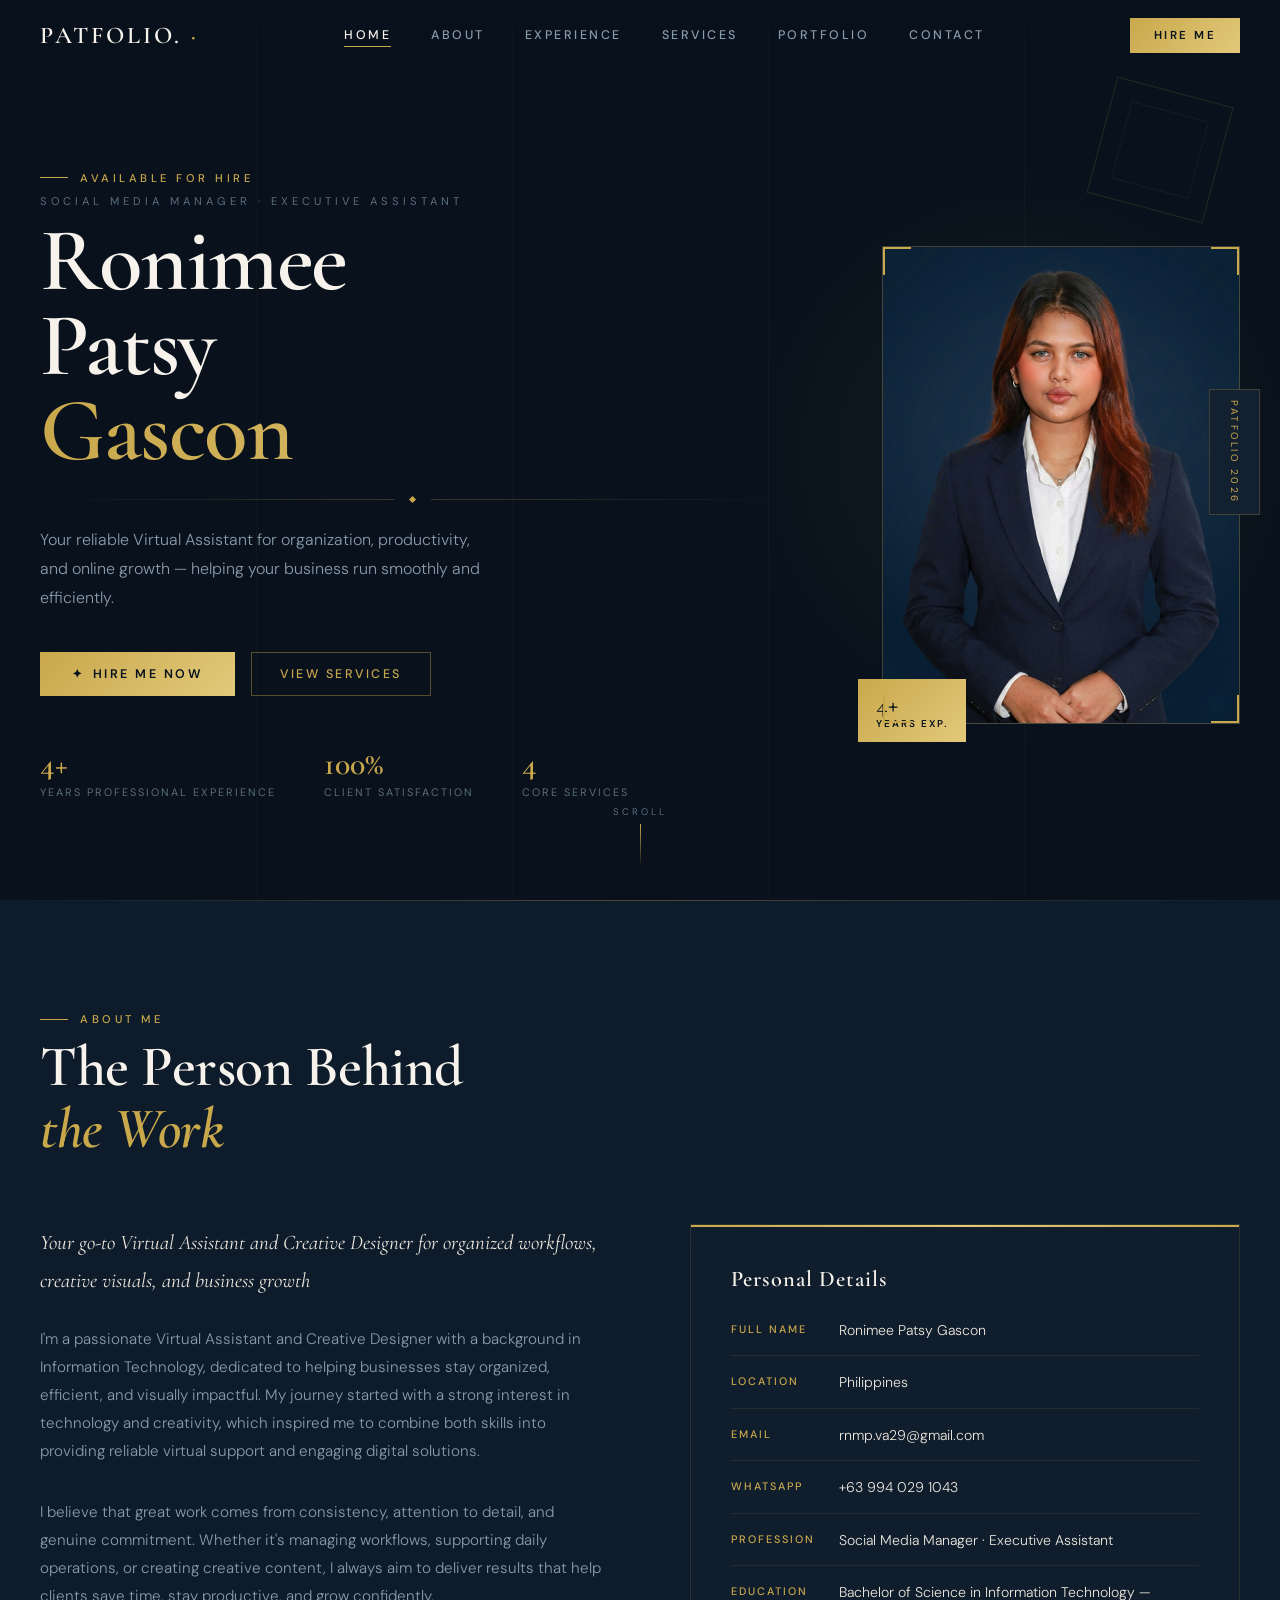
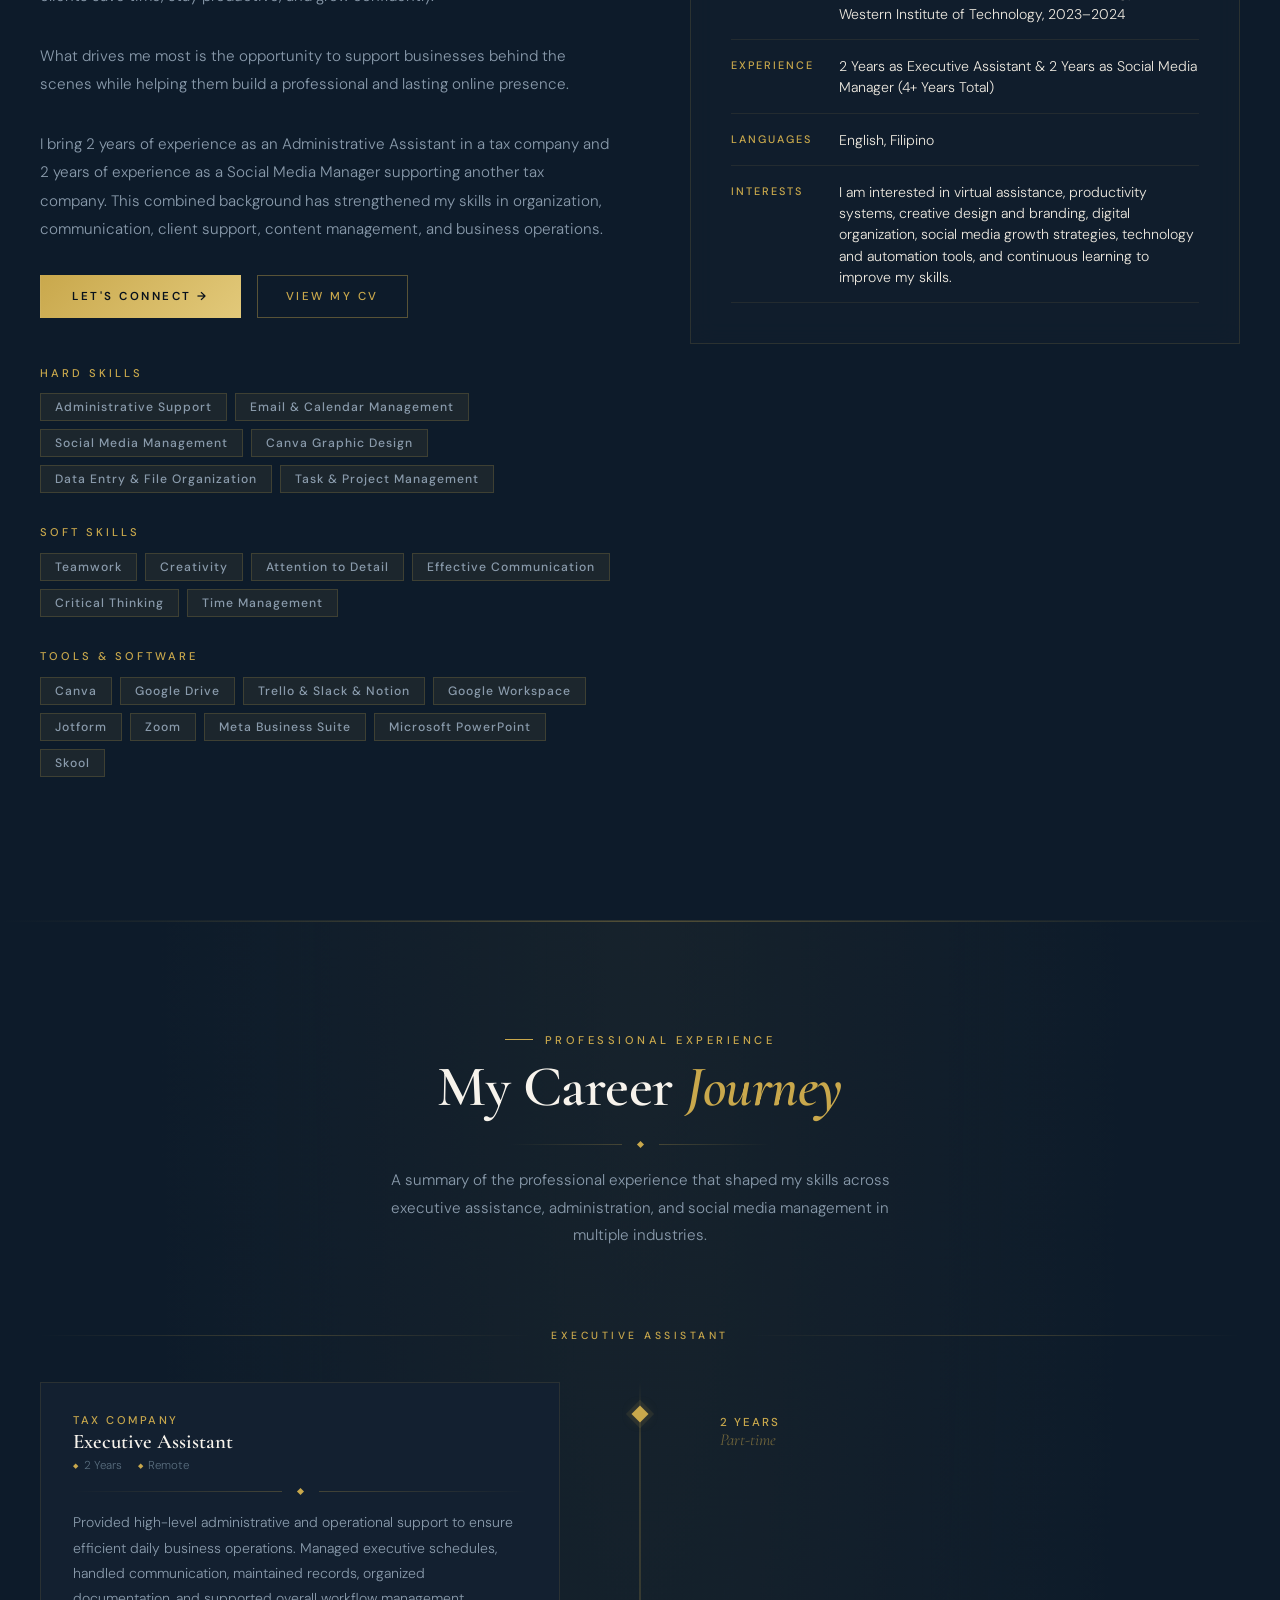
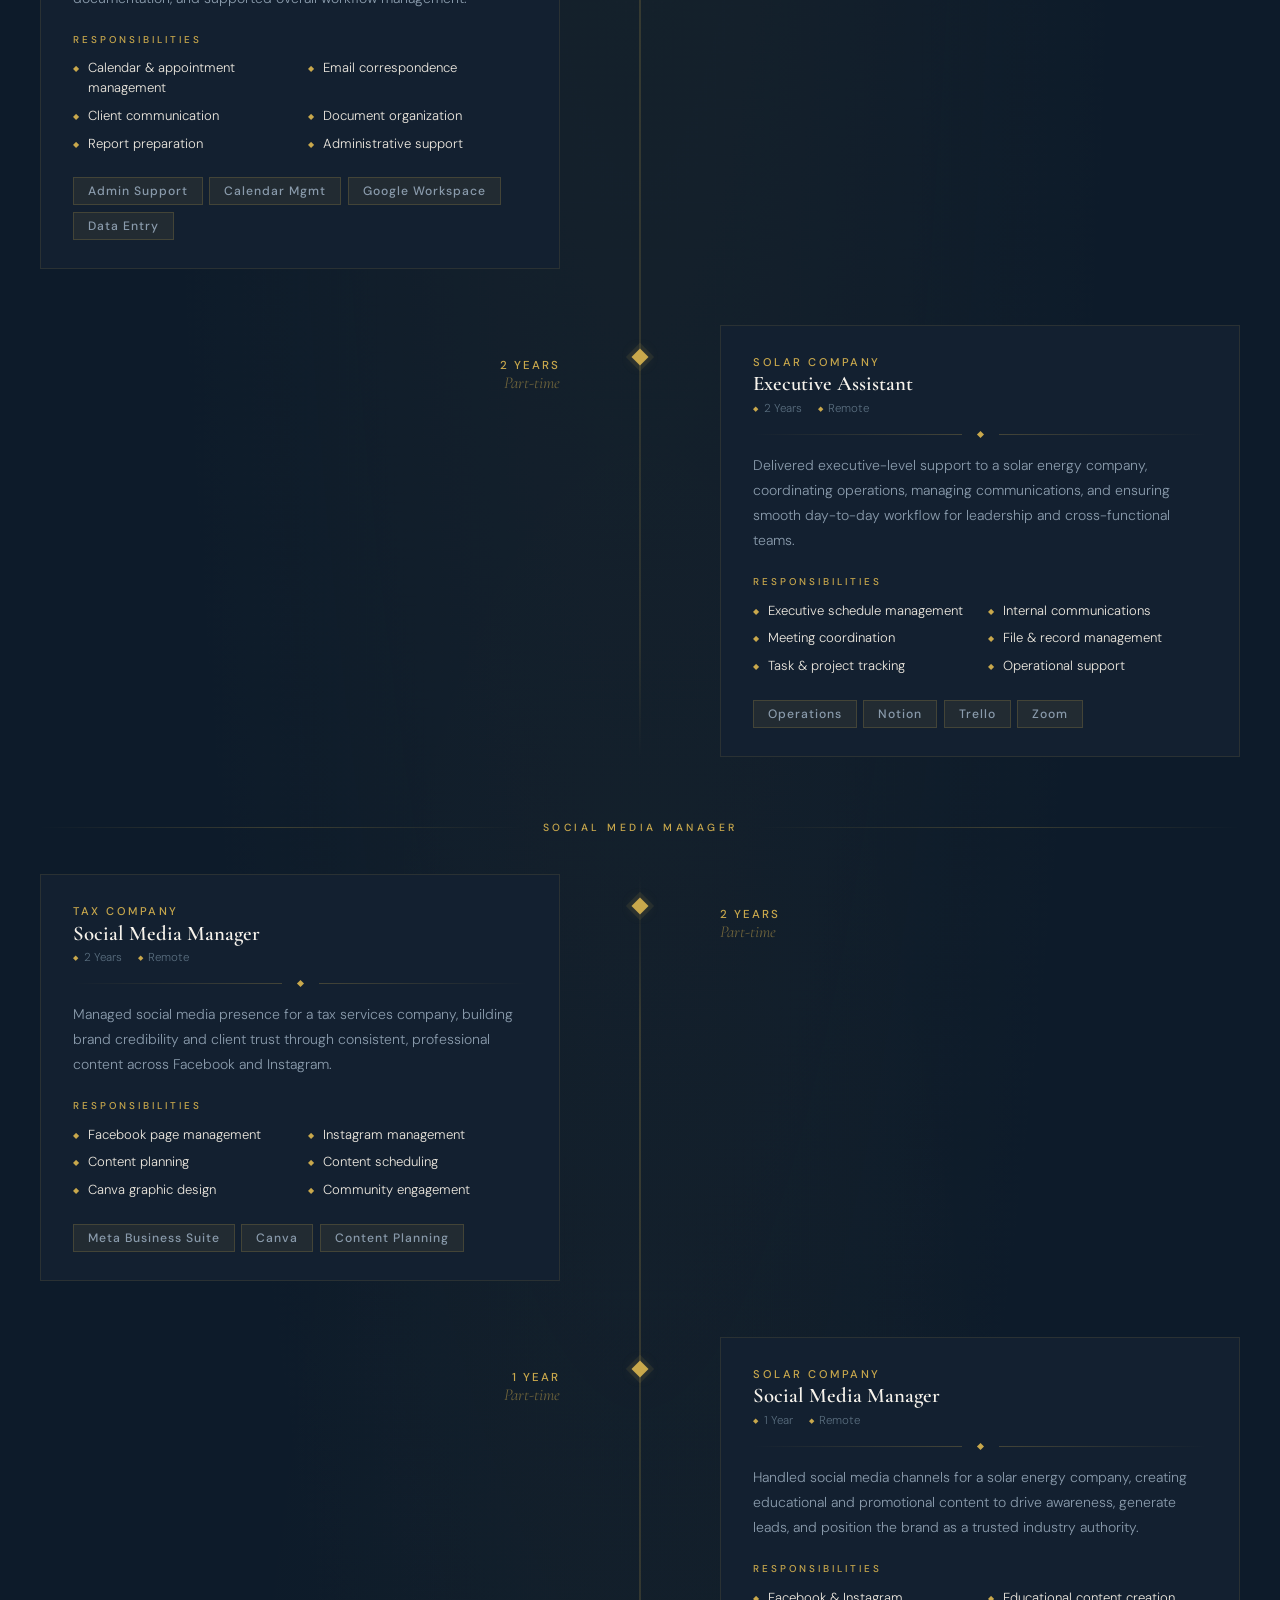
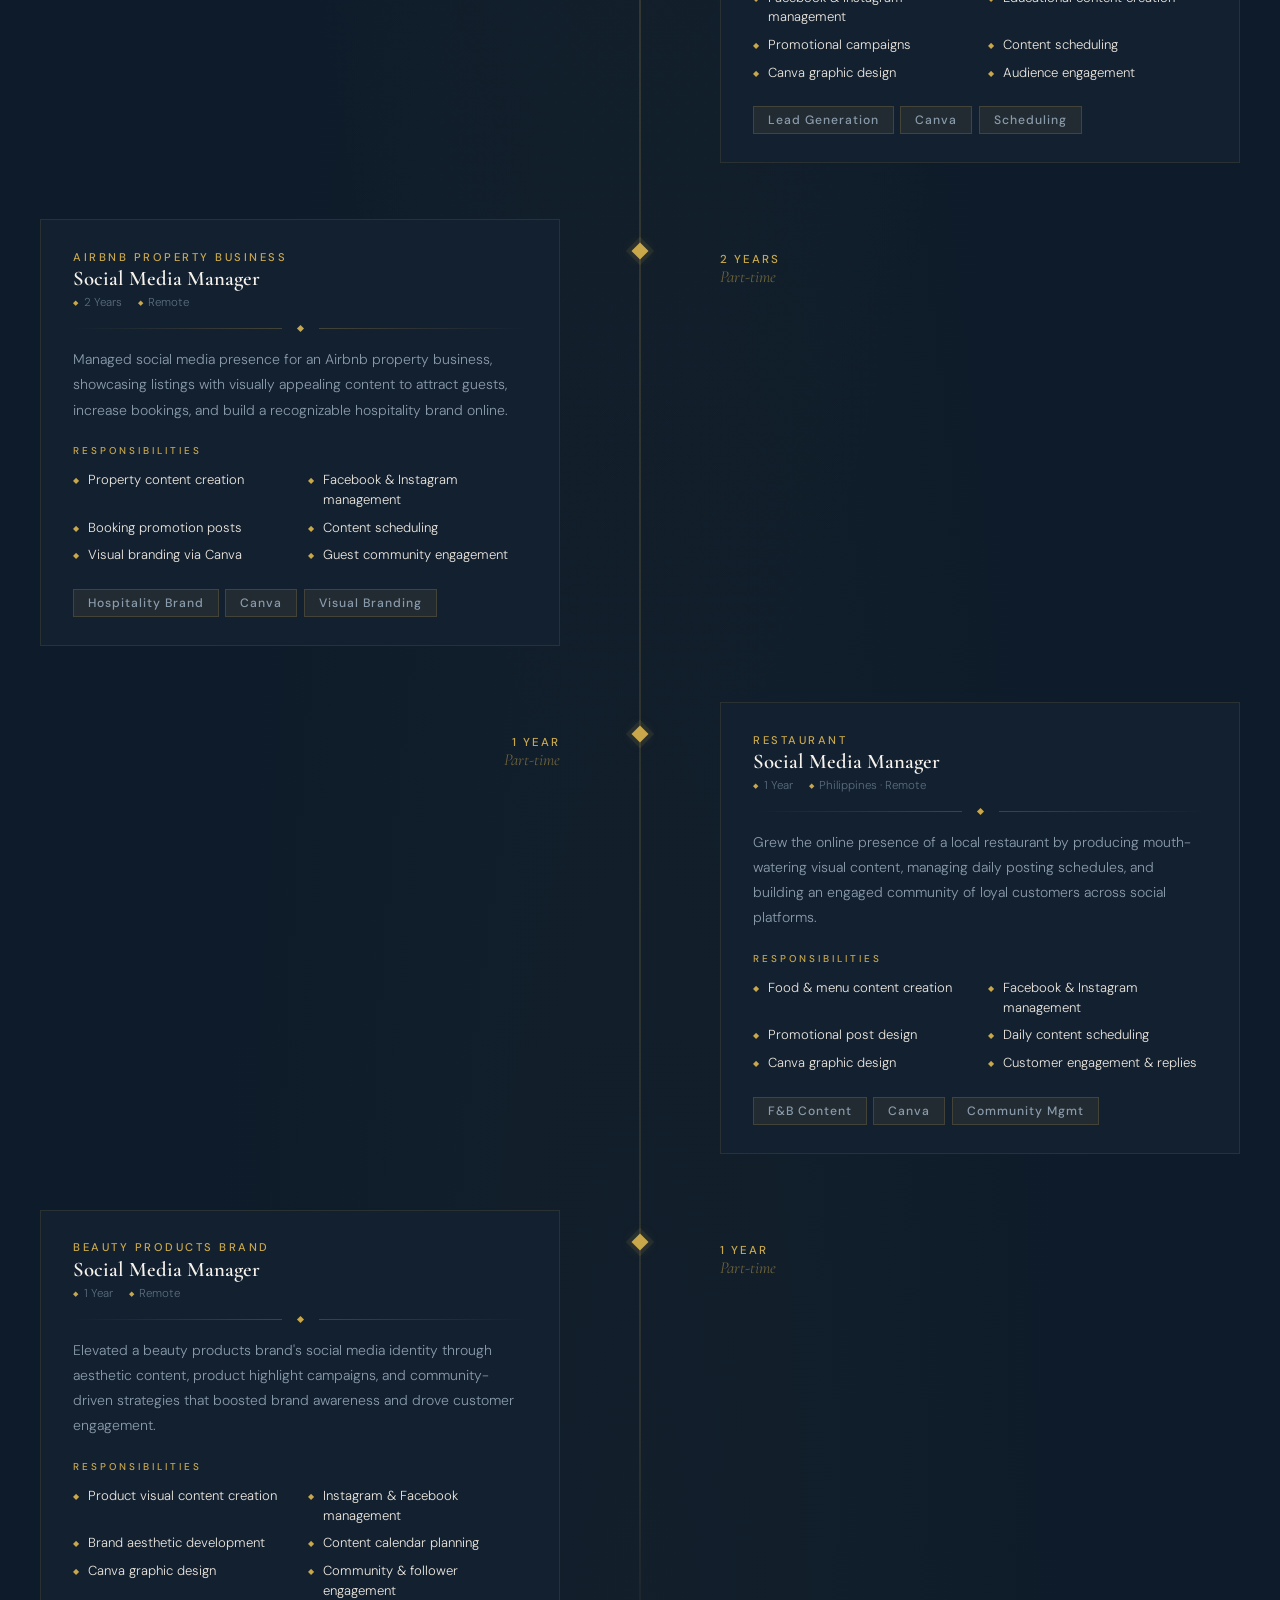
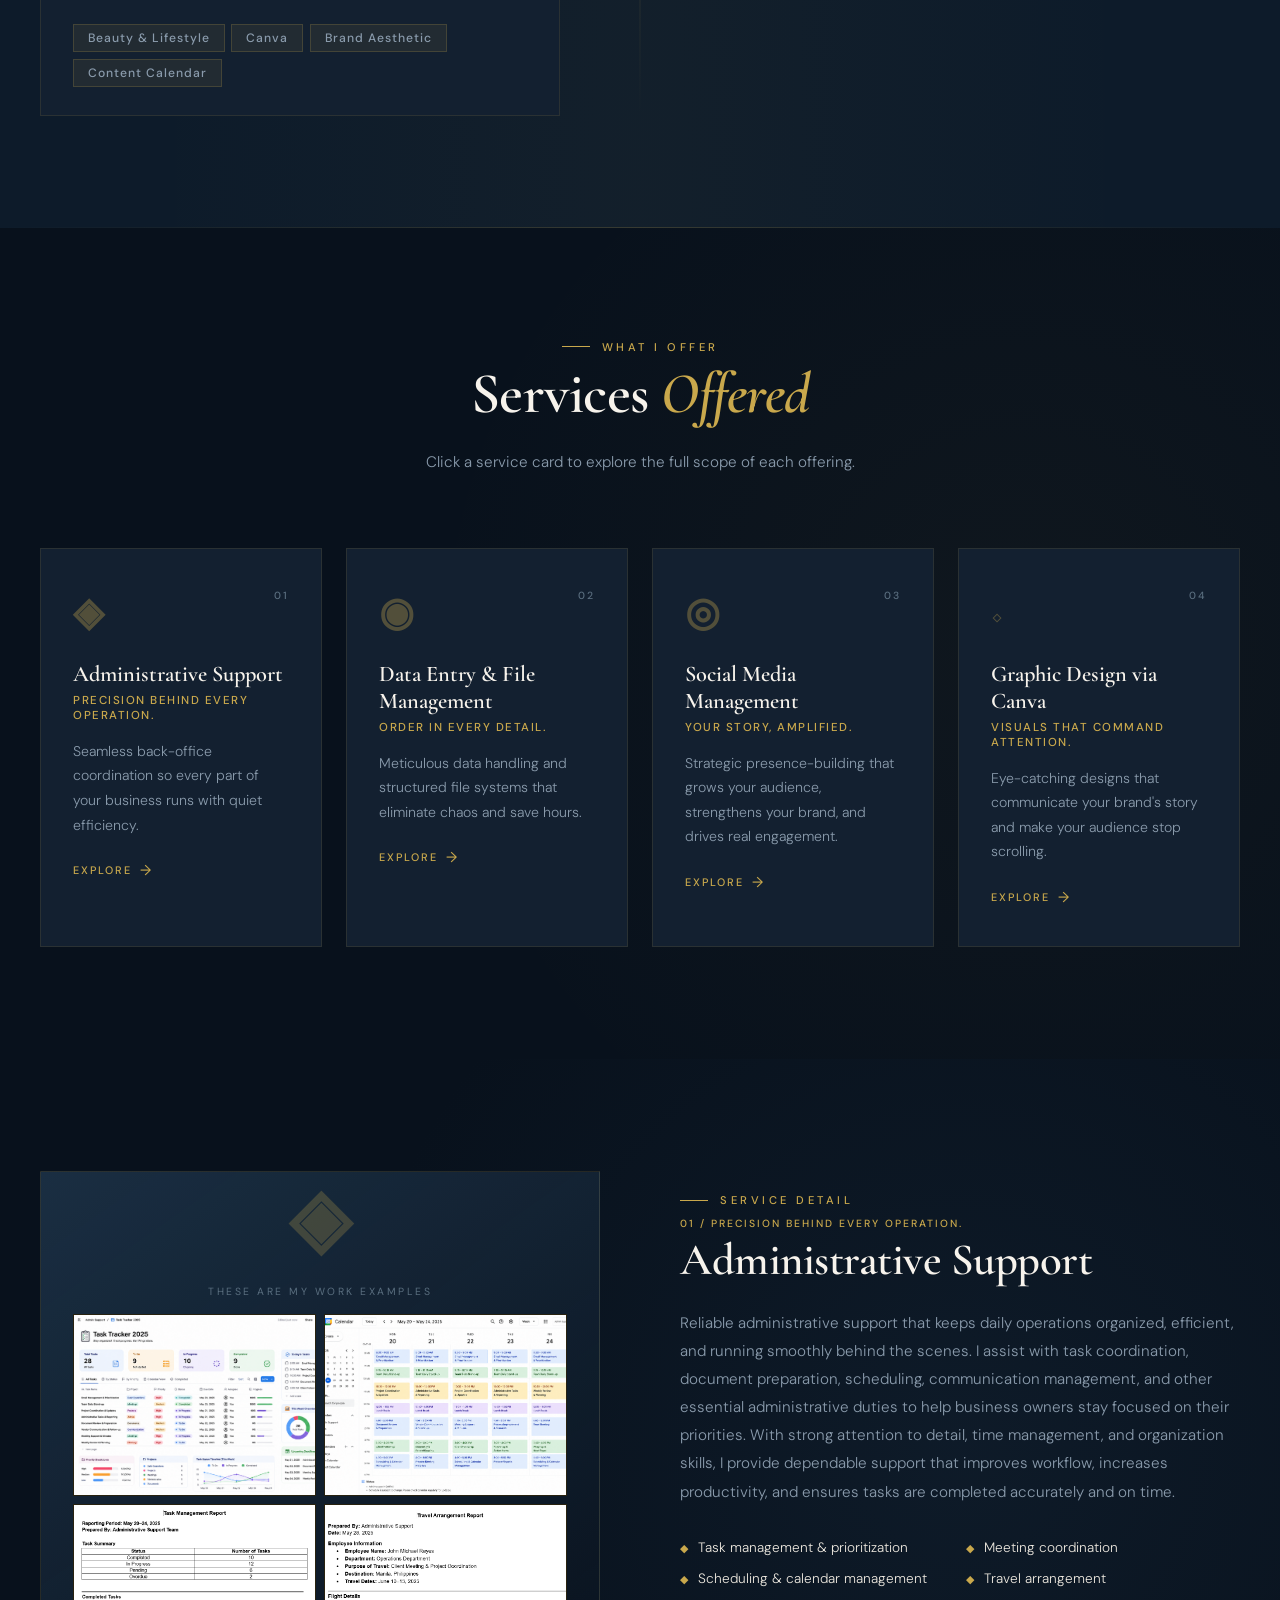
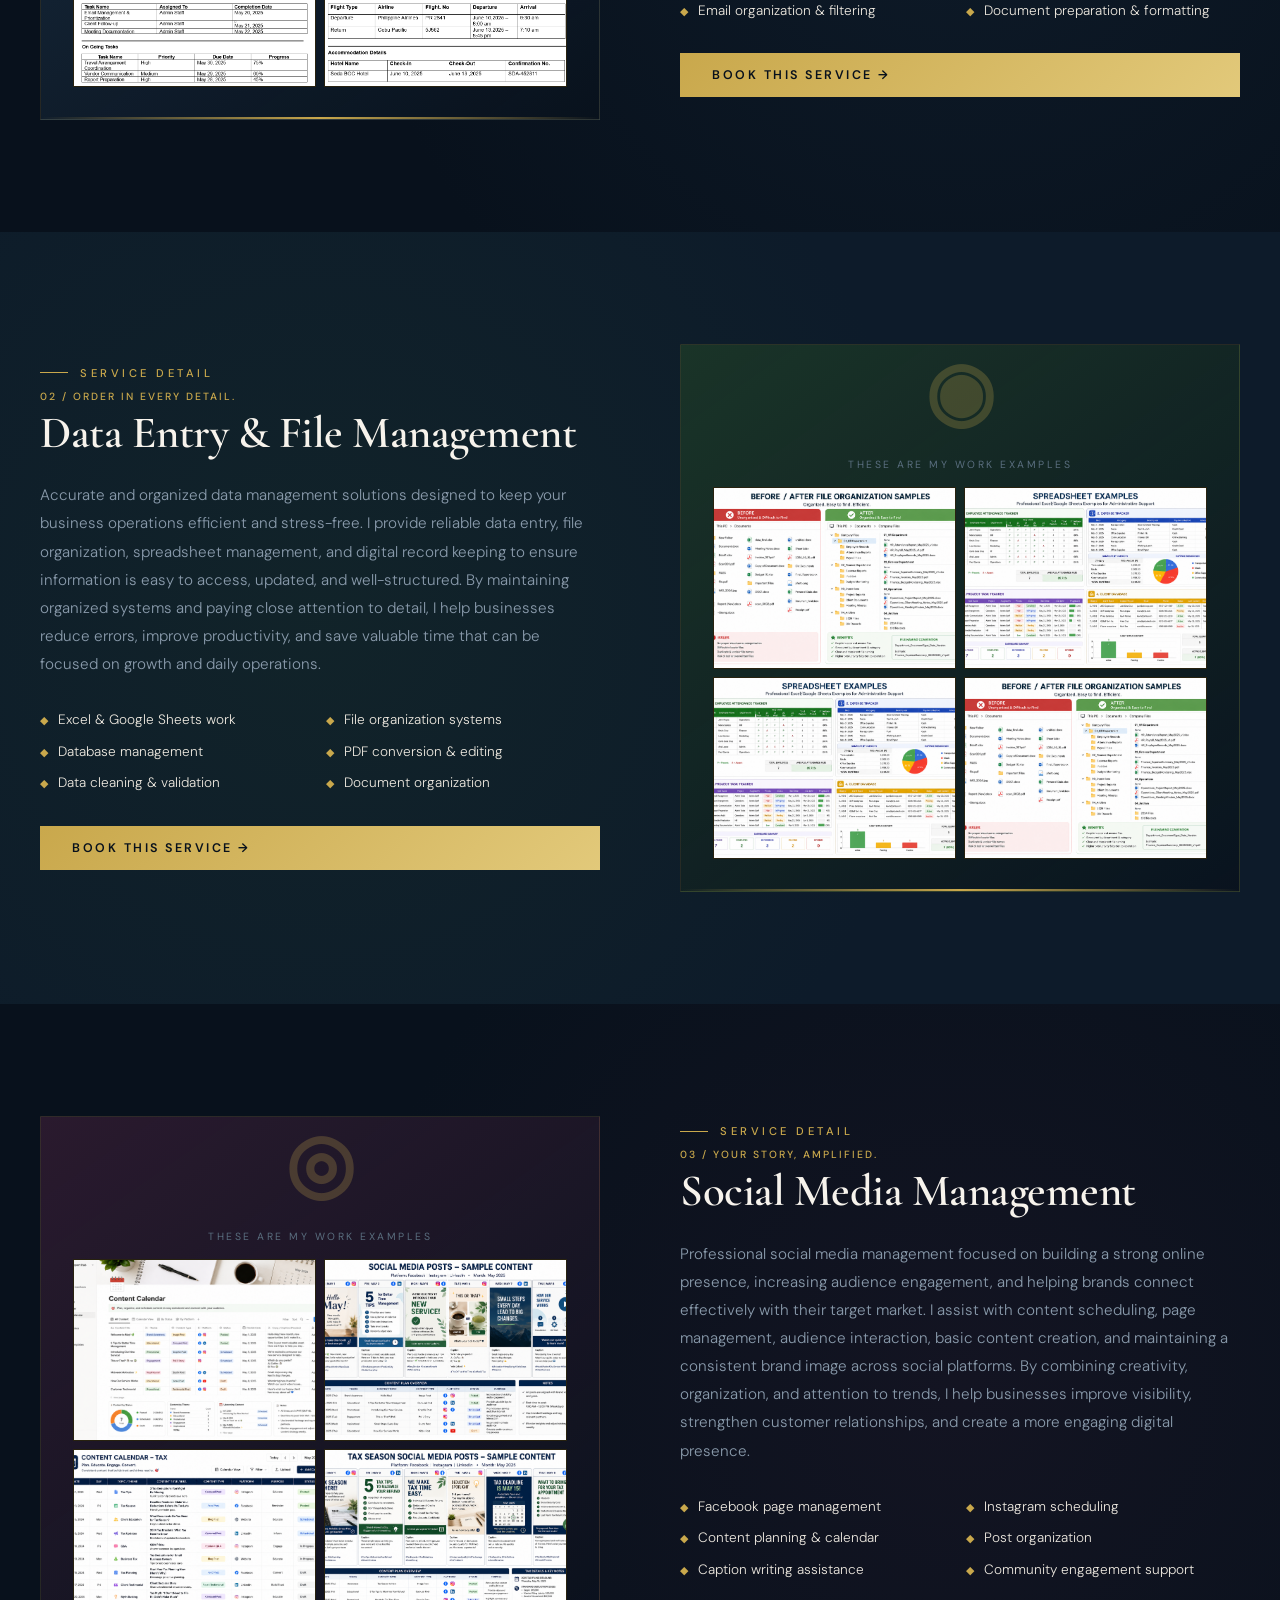
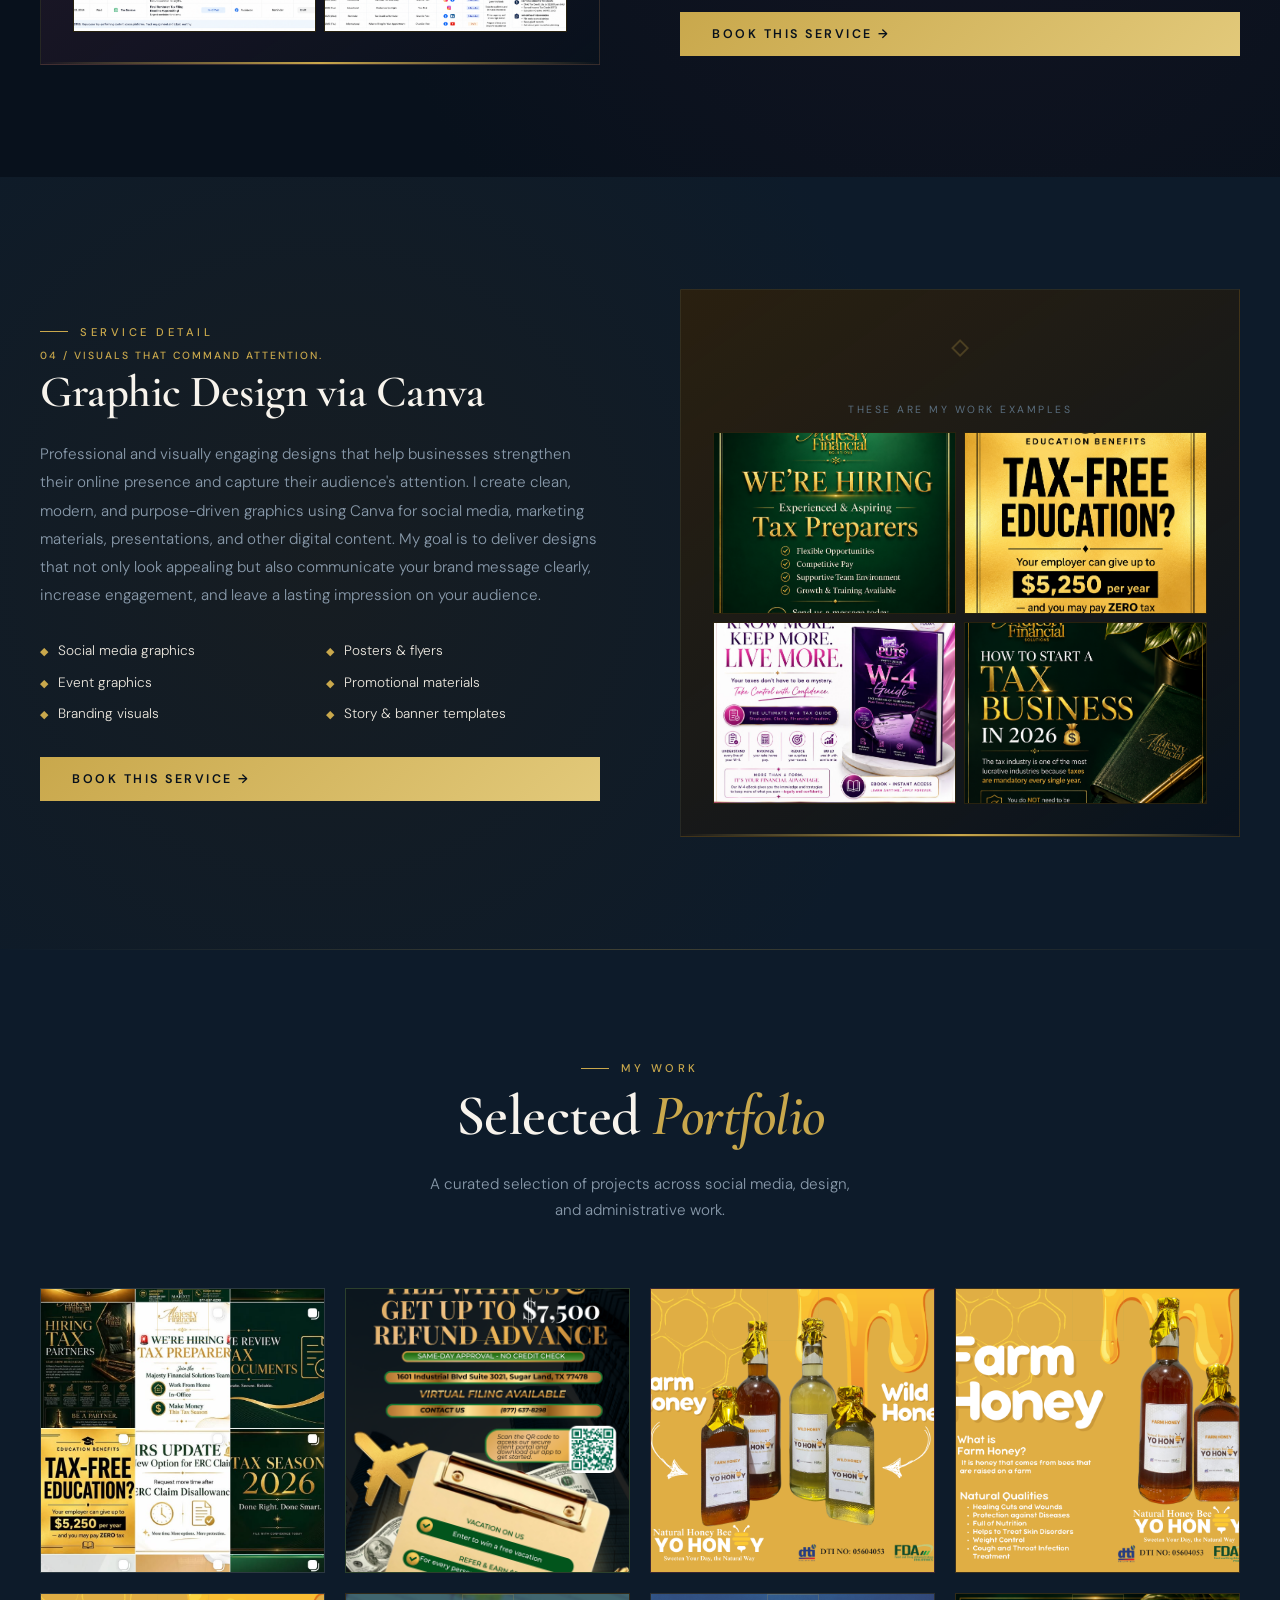
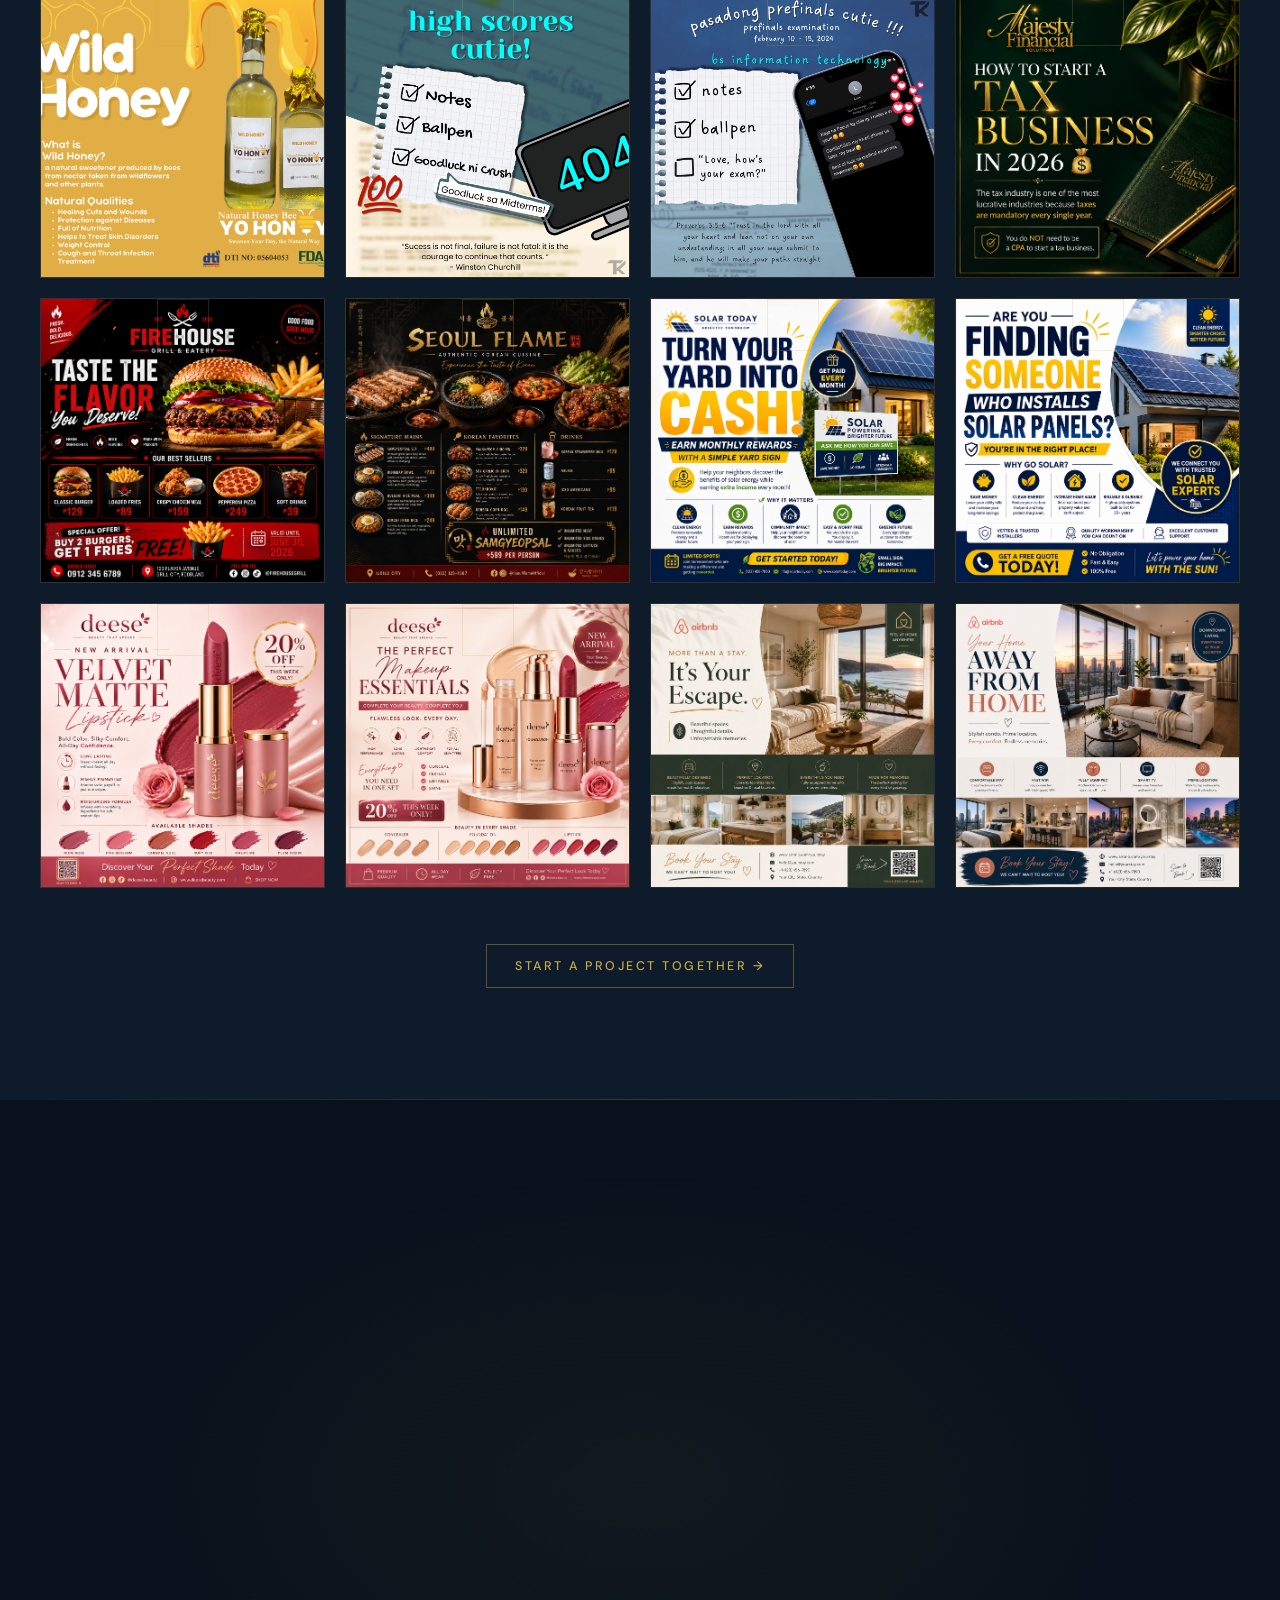
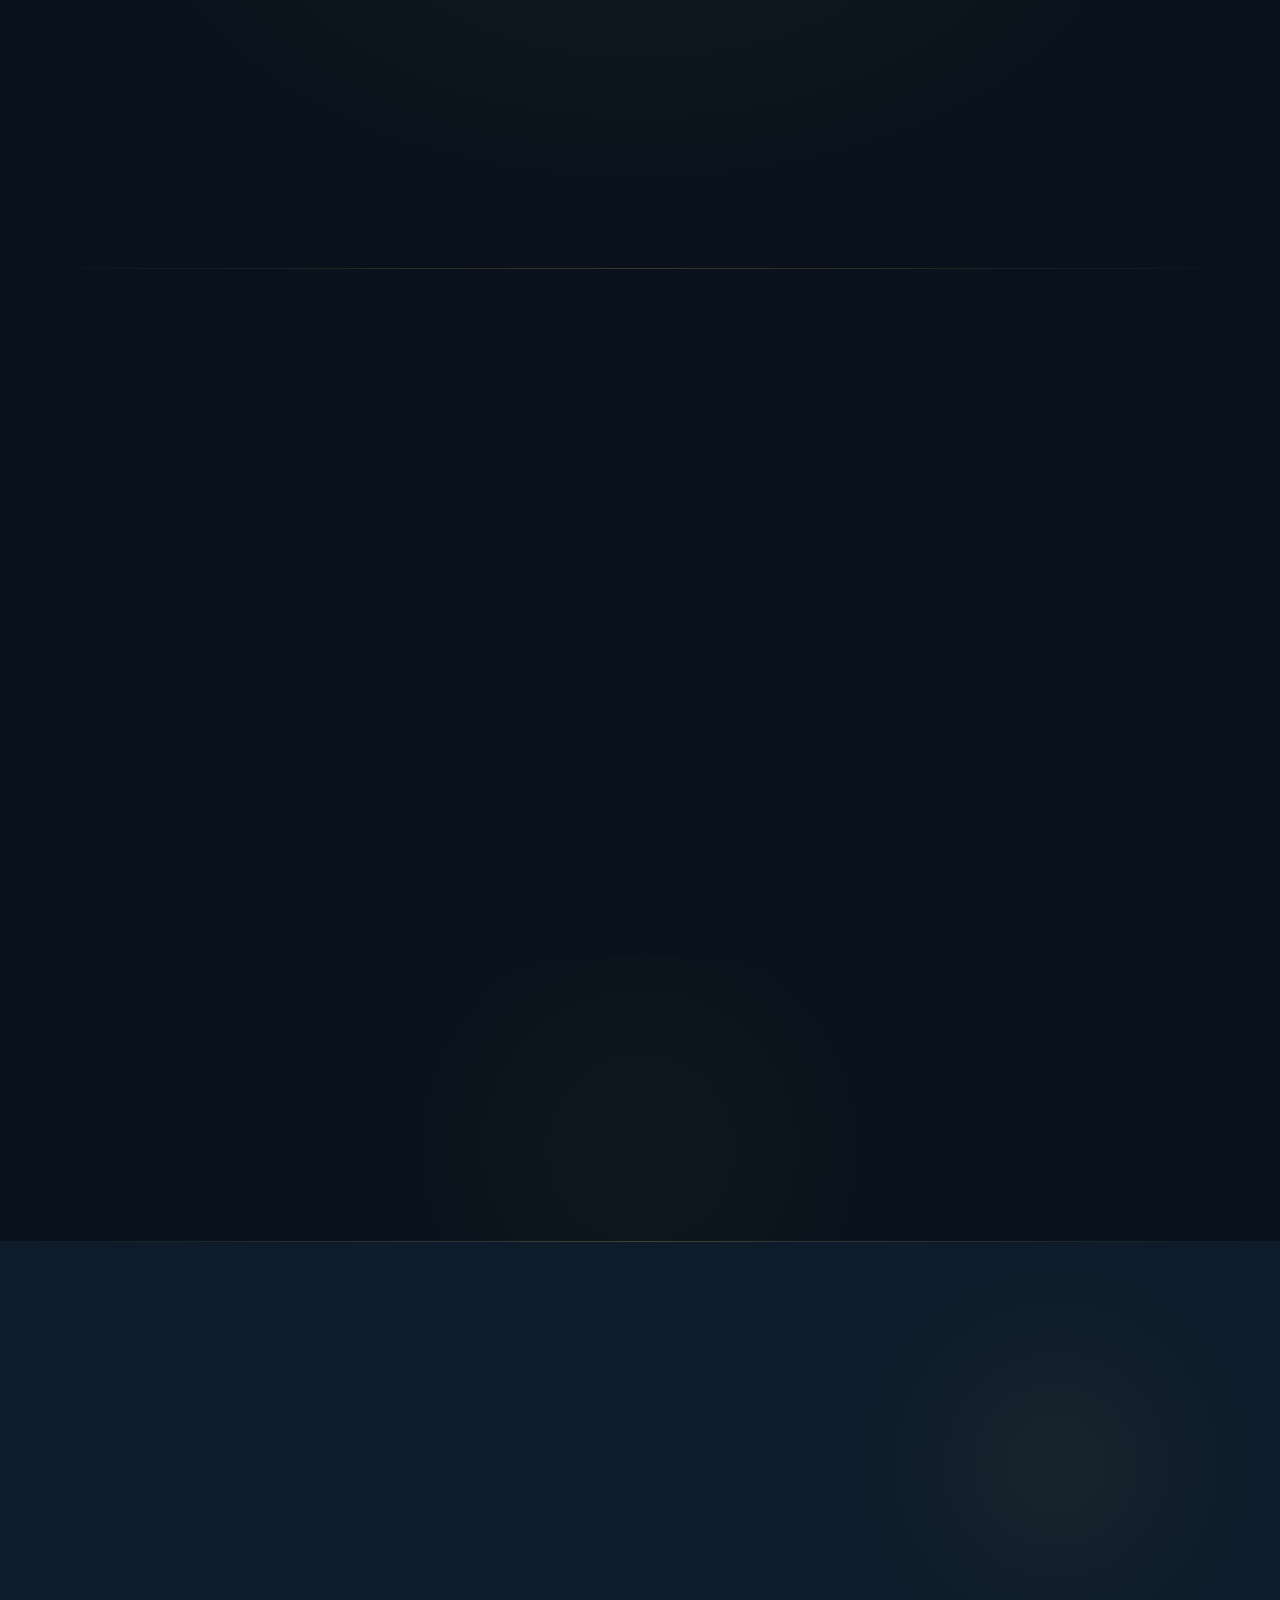
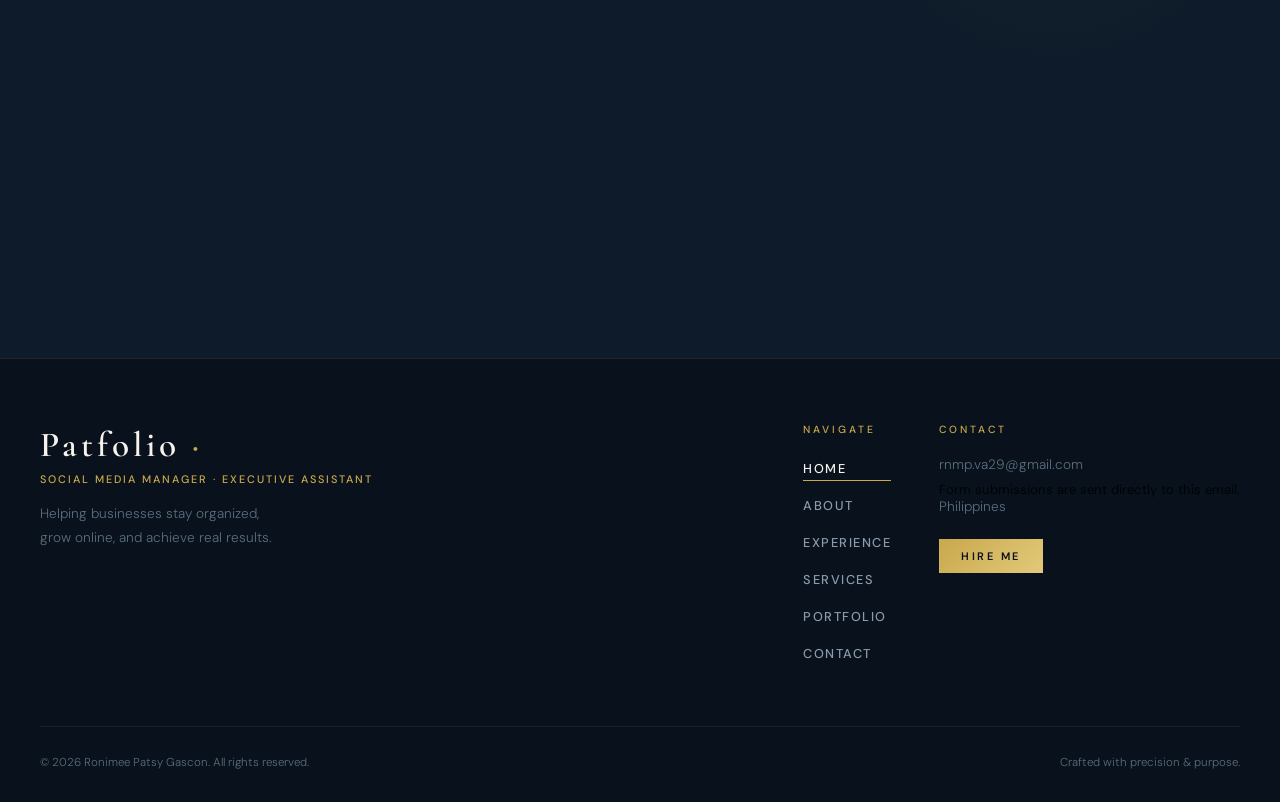
<file: index.html>
<!DOCTYPE html>
<html lang="en">
<head>
  <meta charset="UTF-8" />
  <meta name="viewport" content="width=device-width, initial-scale=1.0" />
  <title>Ronimee Patsy Gascon | Social Media Manager · Executive Assistant</title>
  <link rel="stylesheet" href="style.css" />
  <style>
    /* ── Square portfolio cards ───────────────────────────────── */
    .portfolio-card {
      aspect-ratio: 1 / 1;
      height: unset !important;
      min-height: unset !important;
    }
    .portfolio-card-img {
      position: absolute;
      inset: 0;
      width: 100%;
      height: 100%;
      object-fit: cover;
      display: block;
    }
    .portfolio-card {
      position: relative;
      overflow: hidden;
    }
  </style>
</head>
<body>

  <!-- ═══════════════════════════════════════════
       NAVBAR
  ═══════════════════════════════════════════ -->
  <nav id="navbar">
    <div class="nav-inner">
      <a href="#hero" class="nav-wordmark" onclick="smoothScroll('hero'); return false;">
        <span class="nav-wordmark-white">patfolio.</span><span class="nav-wordmark-gold">&nbsp;·</span>
      </a>

      <div class="desktop-only nav-links">
        <a href="#hero"       class="nav-link active" onclick="smoothScroll('hero');       return false;">Home</a>
        <a href="#about"      class="nav-link"        onclick="smoothScroll('about');      return false;">About</a>
        <a href="#experience" class="nav-link"        onclick="smoothScroll('experience'); return false;">Experience</a>
        <a href="#services"   class="nav-link"        onclick="smoothScroll('services');   return false;">Services</a>
        <a href="#portfolio"  class="nav-link"        onclick="smoothScroll('portfolio');  return false;">Portfolio</a>
        <a href="#contact"    class="nav-link"        onclick="smoothScroll('contact');    return false;">Contact</a>
      </div>

      <a href="#contact" class="btn-gold desktop-only" style="padding:10px 24px;font-size:0.72rem;" onclick="smoothScroll('contact'); return false;">
        Hire Me
      </a>

      <button class="hamburger mobile-only" id="hamburger" onclick="toggleMenu()" aria-label="Toggle menu">
        <span></span><span></span><span></span>
      </button>
    </div>

    <div class="mobile-drawer" id="mobile-drawer">
      <a href="#hero"       class="nav-link" onclick="smoothScroll('hero');       closeMobileMenu(); return false;">Home</a>
      <a href="#about"      class="nav-link" onclick="smoothScroll('about');      closeMobileMenu(); return false;">About</a>
      <a href="#experience" class="nav-link" onclick="smoothScroll('experience'); closeMobileMenu(); return false;">Experience</a>
      <a href="#services"   class="nav-link" onclick="smoothScroll('services');   closeMobileMenu(); return false;">Services</a>
      <a href="#portfolio"  class="nav-link" onclick="smoothScroll('portfolio');  closeMobileMenu(); return false;">Portfolio</a>
      <a href="#contact"    class="nav-link" onclick="smoothScroll('contact');    closeMobileMenu(); return false;">Contact</a>
      <a href="#contact" class="btn-gold" style="margin-top:0.5rem;width:100%;justify-content:center;display:flex;" onclick="smoothScroll('contact'); closeMobileMenu(); return false;">
        Hire Me
      </a>
    </div>
  </nav>

  <!-- ═══════════════════════════════════════════
       HERO
  ═══════════════════════════════════════════ -->
  <section id="hero">
    <div class="hero-grid-line" style="left:20%"></div>
    <div class="hero-grid-line" style="left:40%"></div>
    <div class="hero-grid-line" style="left:60%"></div>
    <div class="hero-grid-line" style="left:80%"></div>
    <div class="hero-grid-line" style="left:100%"></div>
    <div class="hero-glow"></div>
    <div class="hero-ornament-lg"></div>
    <div class="hero-ornament-sm"></div>

    <div class="hero-inner">
      <div class="hero-text">
        <div class="section-label">
          <div class="section-label-line"></div>
          <span class="section-label-text">Available for Hire</span>
        </div>
        <p class="hero-subtitle">Social Media Manager · Executive Assistant</p>
        <h1 class="hero-h1">
          <span>Ronimee</span>
          <span>Patsy</span>
          <span class="gold-line gold-text">Gascon</span>
        </h1>
        <div class="gold-divider">
          <div class="gold-divider-line-l"></div>
          <div class="gold-divider-diamond"></div>
          <div class="gold-divider-line-r"></div>
        </div>
        <p class="hero-body">
          Your reliable Virtual Assistant for organization, productivity, and online growth — helping your business run smoothly and efficiently.
        </p>
        <div class="hero-ctas">
          <a href="#contact" class="btn-gold" onclick="smoothScroll('contact'); return false;"><span>✦</span> Hire Me Now</a>
          <a href="#services" class="btn-outline" onclick="smoothScroll('services'); return false;">View Services</a>
        </div>
        <div class="hero-stats">
          <div>
            <div class="hero-stat-num">4+</div>
            <div class="hero-stat-lbl">Years Professional Experience</div>
          </div>
          <div>
            <div class="hero-stat-num">100%</div>
            <div class="hero-stat-lbl">Client Satisfaction</div>
          </div>
          <div>
            <div class="hero-stat-num">4</div>
            <div class="hero-stat-lbl">Core Services</div>
          </div>
        </div>
      </div>

      <div class="hero-frame-wrap">
        <div class="hero-frame">
          <div class="corner-accent tl"></div>
          <div class="corner-accent tr"></div>
          <div class="corner-accent bl"></div>
          <div class="corner-accent br"></div>
          <div class="hero-frame-inner hero-frame-inner--photo">
            <img
              src="images/profile.png"
              alt="Ronimee Patsy Gascon"
              onerror="this.style.display='none';"
              style="width:100%;height:100%;object-fit:cover;display:block;opacity:1;filter:none;"
            />
          </div>
        </div>
        <div class="hero-badge">
          <div class="hero-badge-num">4+</div>
          <div class="hero-badge-lbl">Years Exp.</div>
        </div>
        <div class="hero-side-tag">
          <span>Patfolio 2026</span>
        </div>
      </div>
    </div>

    <div class="scroll-cue">
      <span>Scroll</span>
      <div class="scroll-line"></div>
    </div>
  </section>

  <!-- ═══════════════════════════════════════════
       ABOUT
  ═══════════════════════════════════════════ -->
  <section id="about">
    <div class="about-top-line"></div>
    <div class="about-bottom-line"></div>

    <div class="about-inner">
      <div class="about-header anim-reveal">
        <div class="section-label">
          <div class="section-label-line"></div>
          <span class="section-label-text">About Me</span>
        </div>
        <h2 class="section-heading">
          The Person Behind<br>
          <em style="font-style:italic;color:var(--gold);">the Work</em>
        </h2>
      </div>

      <div class="about-body">
        <!-- Bio -->
        <div class="about-bio anim-reveal anim-delay-1">
          <p class="about-quote">
            Your go-to Virtual Assistant and Creative Designer for organized workflows, creative visuals, and business growth
          </p>
          <p class="about-body-text">
            I'm a passionate Virtual Assistant and Creative Designer with a background in Information Technology, dedicated to helping businesses stay organized, efficient, and visually impactful. My journey started with a strong interest in technology and creativity, which inspired me to combine both skills into providing reliable virtual support and engaging digital solutions.
          </p>
          <p class="about-body-text">
            I believe that great work comes from consistency, attention to detail, and genuine commitment. Whether it's managing workflows, supporting daily operations, or creating creative content, I always aim to deliver results that help clients save time, stay productive, and grow confidently.
          </p>
          <p class="about-body-text">
            What drives me most is the opportunity to support businesses behind the scenes while helping them build a professional and lasting online presence.
          </p>
          <p class="about-body-text">
            I bring 2 years of experience as an Administrative Assistant in a tax company and 2 years of experience as a Social Media Manager supporting another tax company. This combined background has strengthened my skills in organization, communication, client support, content management, and business operations.
          </p>
          <div style="display:flex;gap:1rem;flex-wrap:wrap;align-items:center;">
            <a href="#contact" class="btn-gold" style="font-size:0.72rem;" onclick="smoothScroll('contact'); return false;">
              Let's Connect →
            </a>
            <a href="https://drive.google.com/file/d/1pKWm-BBSpzEFncH00V7C1BY3cA4h8h1Z/view?usp=sharing" target="_blank" rel="noopener noreferrer" class="btn-outline" style="font-size:0.72rem;">
              View My CV
            </a>
          </div>

          <div class="about-skills">
            <div class="skill-group">
              <h4 class="skill-group-title">Hard Skills</h4>
              <div class="skill-tags">
                <span class="tag">Administrative Support</span>
                <span class="tag">Email &amp; Calendar Management</span>
                <span class="tag">Social Media Management</span>
                <span class="tag">Canva Graphic Design</span>
                <span class="tag">Data Entry &amp; File Organization</span>
                <span class="tag">Task &amp; Project Management</span>
              </div>
            </div>
            <div class="skill-group">
              <h4 class="skill-group-title">Soft Skills</h4>
              <div class="skill-tags">
                <span class="tag">Teamwork</span>
                <span class="tag">Creativity</span>
                <span class="tag">Attention to Detail</span>
                <span class="tag">Effective Communication</span>
                <span class="tag">Critical Thinking</span>
                <span class="tag">Time Management</span>
              </div>
            </div>
            <div class="skill-group">
              <h4 class="skill-group-title">Tools &amp; Software</h4>
              <div class="skill-tags">
                <span class="tag">Canva</span>
                <span class="tag">Google Drive</span>
                <span class="tag">Trello &amp; Slack &amp; Notion</span>
                <span class="tag">Google Workspace</span>
                <span class="tag">Jotform</span>
                <span class="tag">Zoom</span>
                <span class="tag">Meta Business Suite</span>
                <span class="tag">Microsoft PowerPoint</span>
                <span class="tag">Skool</span>
              </div>
            </div>
          </div>
        </div>

        <!-- Details card -->
        <div class="about-details anim-reveal anim-delay-2">
          <div class="glass-card details-card">
            <div class="details-card-bar"></div>
            <h3 class="details-card-title">Personal Details</h3>
            <div class="details-list">
              <div class="detail-row">
                <span class="detail-key">Full Name</span>
                <span class="detail-val">Ronimee Patsy Gascon</span>
              </div>
              <div class="detail-row">
                <span class="detail-key">Location</span>
                <span class="detail-val">Philippines</span>
              </div>
              <div class="detail-row">
                <span class="detail-key">Email</span>
                <span class="detail-val">rnmp.va29@gmail.com</span>
              </div>
              <div class="detail-row">
                <span class="detail-key">WhatsApp</span>
                <span class="detail-val">+63 994 029 1043</span>
              </div>
              <div class="detail-row">
                <span class="detail-key">Profession</span>
                <span class="detail-val">Social Media Manager · Executive Assistant</span>
              </div>
              <div class="detail-row">
                <span class="detail-key">Education</span>
                <span class="detail-val">Bachelor of Science in Information Technology — Western Institute of Technology, 2023–2024</span>
              </div>
              <div class="detail-row">
                <span class="detail-key">Experience</span>
                <span class="detail-val">2 Years as Executive Assistant &amp; 2 Years as Social Media Manager (4+ Years Total)</span>
              </div>
              <div class="detail-row">
                <span class="detail-key">Languages</span>
                <span class="detail-val">English, Filipino</span>
              </div>
              <div class="detail-row">
                <span class="detail-key">Interests</span>
                <span class="detail-val">I am interested in virtual assistance, productivity systems, creative design and branding, digital organization, social media growth strategies, technology and automation tools, and continuous learning to improve my skills.</span>
              </div>
            </div>
          </div>
        </div>
      </div>
    </div>
  </section>

  <!-- ═══════════════════════════════════════════
       PROFESSIONAL EXPERIENCE
  ═══════════════════════════════════════════ -->
  
<section id="experience">
  <div class="exp-bg-glow"></div>
 
  <div class="exp-inner">
 
    <!-- ── Section Header ──────────────────────── -->
    <div class="exp-header anim-reveal">
      <div class="section-label">
        <div class="section-label-line"></div>
        <span class="section-label-text">Professional Experience</span>
      </div>
      <h2 class="section-heading">
        My Career <em style="font-style:italic;color:var(--gold);">Journey</em>
      </h2>
      <div class="gold-divider" style="max-width:260px;margin:0 auto 1.25rem;">
        <div class="gold-divider-line-l"></div>
        <div class="gold-divider-diamond"></div>
        <div class="gold-divider-line-r"></div>
      </div>
      <p class="exp-sub">
        A summary of the professional experience that shaped my skills across executive assistance, administration, and social media management in multiple industries.
      </p>
    </div>
 
    <!-- ══════════════════════════════════════════
         GROUP 1 — EXECUTIVE ASSISTANT
    ══════════════════════════════════════════ -->
    <div class="exp-group anim-reveal">
      <div class="exp-group-label">
        <div class="exp-group-line"></div>
        <span class="exp-group-title">Executive Assistant</span>
        <div class="exp-group-line"></div>
      </div>
    </div>
 
    <div class="exp-timeline">
 
      <!-- EA · Item 1 — LEFT -->
      <div class="exp-item exp-item--left anim-reveal">
        <div class="exp-card-wrap">
          <div class="exp-card">
            <p class="exp-card-company">Tax Company</p>
            <h3 class="exp-card-role">Executive Assistant</h3>
            <div class="exp-card-meta">
              <span class="exp-card-meta-item">
                <span class="exp-card-meta-dot">◆</span>
                2 Years
              </span>
              <span class="exp-card-meta-item">
                <span class="exp-card-meta-dot">◆</span>
                 Remote
              </span>
            </div>
            <div class="gold-divider">
              <div class="gold-divider-line-l"></div>
              <div class="gold-divider-diamond"></div>
              <div class="gold-divider-line-r"></div>
            </div>
            <p class="exp-card-desc">
              Provided high-level administrative and operational support to ensure efficient daily business operations. Managed executive schedules, handled communication, maintained records, organized documentation, and supported overall workflow management.
            </p>
            <h4 class="exp-card-resp-title">Responsibilities</h4>
            <div class="exp-card-tasks">
              <div class="exp-card-task"><span class="exp-card-task-dot">◆</span><span class="exp-card-task-text">Calendar &amp; appointment management</span></div>
              <div class="exp-card-task"><span class="exp-card-task-dot">◆</span><span class="exp-card-task-text">Email correspondence</span></div>
              <div class="exp-card-task"><span class="exp-card-task-dot">◆</span><span class="exp-card-task-text">Client communication</span></div>
              <div class="exp-card-task"><span class="exp-card-task-dot">◆</span><span class="exp-card-task-text">Document organization</span></div>
              <div class="exp-card-task"><span class="exp-card-task-dot">◆</span><span class="exp-card-task-text">Report preparation</span></div>
              <div class="exp-card-task"><span class="exp-card-task-dot">◆</span><span class="exp-card-task-text">Administrative support</span></div>
            </div>
            <div class="exp-card-tags">
              <span class="tag">Admin Support</span>
              <span class="tag">Calendar Mgmt</span>
              <span class="tag">Google Workspace</span>
              <span class="tag">Data Entry</span>
            </div>
          </div>
        </div>
        <div class="exp-node-wrap"><div class="exp-node"></div></div>
        <div class="exp-date-pill">
          <div class="exp-date-pill-inner">
            <span class="exp-date-period">2 Years</span>
            <span class="exp-date-duration">Part-time</span>
          </div>
        </div>
      </div>
 
      <!-- EA · Item 2 — RIGHT -->
      <div class="exp-item exp-item--right anim-reveal anim-delay-2">
        <div class="exp-date-pill">
          <div class="exp-date-pill-inner">
            <span class="exp-date-period">2 Years</span>
            <span class="exp-date-duration">Part-time</span>
          </div>
        </div>
        <div class="exp-node-wrap"><div class="exp-node"></div></div>
        <div class="exp-card-wrap">
          <div class="exp-card">
            <p class="exp-card-company">Solar Company</p>
            <h3 class="exp-card-role">Executive Assistant</h3>
            <div class="exp-card-meta">
              <span class="exp-card-meta-item">
                <span class="exp-card-meta-dot">◆</span>
               2 Years
              </span>
              <span class="exp-card-meta-item">
                <span class="exp-card-meta-dot">◆</span>
                Remote
              </span>
            </div>
            <div class="gold-divider">
              <div class="gold-divider-line-l"></div>
              <div class="gold-divider-diamond"></div>
              <div class="gold-divider-line-r"></div>
            </div>
            <p class="exp-card-desc">
              Delivered executive-level support to a solar energy company, coordinating operations, managing communications, and ensuring smooth day-to-day workflow for leadership and cross-functional teams.
            </p>
            <h4 class="exp-card-resp-title">Responsibilities</h4>
            <div class="exp-card-tasks">
              <div class="exp-card-task"><span class="exp-card-task-dot">◆</span><span class="exp-card-task-text">Executive schedule management</span></div>
              <div class="exp-card-task"><span class="exp-card-task-dot">◆</span><span class="exp-card-task-text">Internal communications</span></div>
              <div class="exp-card-task"><span class="exp-card-task-dot">◆</span><span class="exp-card-task-text">Meeting coordination</span></div>
              <div class="exp-card-task"><span class="exp-card-task-dot">◆</span><span class="exp-card-task-text">File &amp; record management</span></div>
              <div class="exp-card-task"><span class="exp-card-task-dot">◆</span><span class="exp-card-task-text">Task &amp; project tracking</span></div>
              <div class="exp-card-task"><span class="exp-card-task-dot">◆</span><span class="exp-card-task-text">Operational support</span></div>
            </div>
            <div class="exp-card-tags">
              <span class="tag">Operations</span>
              <span class="tag">Notion</span>
              <span class="tag">Trello</span>
              <span class="tag">Zoom</span>
            </div>
          </div>
        </div>
      </div>
 
    </div><!-- /.exp-timeline EA -->
 
    <!-- ══════════════════════════════════════════
         GROUP 2 — SOCIAL MEDIA MANAGER
    ══════════════════════════════════════════ -->
    <div class="exp-group anim-reveal" style="margin-top:4rem;">
      <div class="exp-group-label">
        <div class="exp-group-line"></div>
        <span class="exp-group-title">Social Media Manager</span>
        <div class="exp-group-line"></div>
      </div>
    </div>
 
    <div class="exp-timeline">
 
      <!-- SMM · Item 1 — LEFT -->
      <div class="exp-item exp-item--left anim-reveal">
        <div class="exp-card-wrap">
          <div class="exp-card">
            <p class="exp-card-company">Tax Company</p>
            <h3 class="exp-card-role">Social Media Manager</h3>
            <div class="exp-card-meta">
              <span class="exp-card-meta-item">
                <span class="exp-card-meta-dot">◆</span>
                2 Years
              </span>
              <span class="exp-card-meta-item">
                <span class="exp-card-meta-dot">◆</span>
             Remote
              </span>
            </div>
            <div class="gold-divider">
              <div class="gold-divider-line-l"></div>
              <div class="gold-divider-diamond"></div>
              <div class="gold-divider-line-r"></div>
            </div>
            <p class="exp-card-desc">
              Managed social media presence for a tax services company, building brand credibility and client trust through consistent, professional content across Facebook and Instagram.
            </p>
            <h4 class="exp-card-resp-title">Responsibilities</h4>
            <div class="exp-card-tasks">
              <div class="exp-card-task"><span class="exp-card-task-dot">◆</span><span class="exp-card-task-text">Facebook page management</span></div>
              <div class="exp-card-task"><span class="exp-card-task-dot">◆</span><span class="exp-card-task-text">Instagram management</span></div>
              <div class="exp-card-task"><span class="exp-card-task-dot">◆</span><span class="exp-card-task-text">Content planning</span></div>
              <div class="exp-card-task"><span class="exp-card-task-dot">◆</span><span class="exp-card-task-text">Content scheduling</span></div>
              <div class="exp-card-task"><span class="exp-card-task-dot">◆</span><span class="exp-card-task-text">Canva graphic design</span></div>
              <div class="exp-card-task"><span class="exp-card-task-dot">◆</span><span class="exp-card-task-text">Community engagement</span></div>
            </div>
            <div class="exp-card-tags">
              <span class="tag">Meta Business Suite</span>
              <span class="tag">Canva</span>
              <span class="tag">Content Planning</span>
            </div>
          </div>
        </div>
        <div class="exp-node-wrap"><div class="exp-node"></div></div>
        <div class="exp-date-pill">
          <div class="exp-date-pill-inner">
            <span class="exp-date-period">2 Years</span>
            <span class="exp-date-duration">Part-time</span>
          </div>
        </div>
      </div>
 
      <!-- SMM · Item 2 — RIGHT -->
      <div class="exp-item exp-item--right anim-reveal anim-delay-1">
        <div class="exp-date-pill">
          <div class="exp-date-pill-inner">
            <span class="exp-date-period">1 Year</span>
            <span class="exp-date-duration">Part-time</span>
          </div>
        </div>
        <div class="exp-node-wrap"><div class="exp-node"></div></div>
        <div class="exp-card-wrap">
          <div class="exp-card">
            <p class="exp-card-company">Solar Company</p>
            <h3 class="exp-card-role">Social Media Manager</h3>
            <div class="exp-card-meta">
              <span class="exp-card-meta-item">
                <span class="exp-card-meta-dot">◆</span>
                1 Year
              </span>
              <span class="exp-card-meta-item">
                <span class="exp-card-meta-dot">◆</span>
                Remote
              </span>
            </div>
            <div class="gold-divider">
              <div class="gold-divider-line-l"></div>
              <div class="gold-divider-diamond"></div>
              <div class="gold-divider-line-r"></div>
            </div>
            <p class="exp-card-desc">
              Handled social media channels for a solar energy company, creating educational and promotional content to drive awareness, generate leads, and position the brand as a trusted industry authority.
            </p>
            <h4 class="exp-card-resp-title">Responsibilities</h4>
            <div class="exp-card-tasks">
              <div class="exp-card-task"><span class="exp-card-task-dot">◆</span><span class="exp-card-task-text">Facebook &amp; Instagram management</span></div>
              <div class="exp-card-task"><span class="exp-card-task-dot">◆</span><span class="exp-card-task-text">Educational content creation</span></div>
              <div class="exp-card-task"><span class="exp-card-task-dot">◆</span><span class="exp-card-task-text">Promotional campaigns</span></div>
              <div class="exp-card-task"><span class="exp-card-task-dot">◆</span><span class="exp-card-task-text">Content scheduling</span></div>
              <div class="exp-card-task"><span class="exp-card-task-dot">◆</span><span class="exp-card-task-text">Canva graphic design</span></div>
              <div class="exp-card-task"><span class="exp-card-task-dot">◆</span><span class="exp-card-task-text">Audience engagement</span></div>
            </div>
            <div class="exp-card-tags">
              <span class="tag">Lead Generation</span>
              <span class="tag">Canva</span>
              <span class="tag">Scheduling</span>
            </div>
          </div>
        </div>
      </div>
 
      <!-- SMM · Item 3 — LEFT -->
      <div class="exp-item exp-item--left anim-reveal anim-delay-2">
        <div class="exp-card-wrap">
          <div class="exp-card">
            <p class="exp-card-company">Airbnb Property Business</p>
            <h3 class="exp-card-role">Social Media Manager</h3>
            <div class="exp-card-meta">
              <span class="exp-card-meta-item">
                <span class="exp-card-meta-dot">◆</span>
                2 Years
              </span>
              <span class="exp-card-meta-item">
                <span class="exp-card-meta-dot">◆</span>
                Remote
              </span>
            </div>
            <div class="gold-divider">
              <div class="gold-divider-line-l"></div>
              <div class="gold-divider-diamond"></div>
              <div class="gold-divider-line-r"></div>
            </div>
            <p class="exp-card-desc">
              Managed social media presence for an Airbnb property business, showcasing listings with visually appealing content to attract guests, increase bookings, and build a recognizable hospitality brand online.
            </p>
            <h4 class="exp-card-resp-title">Responsibilities</h4>
            <div class="exp-card-tasks">
              <div class="exp-card-task"><span class="exp-card-task-dot">◆</span><span class="exp-card-task-text">Property content creation</span></div>
              <div class="exp-card-task"><span class="exp-card-task-dot">◆</span><span class="exp-card-task-text">Facebook &amp; Instagram management</span></div>
              <div class="exp-card-task"><span class="exp-card-task-dot">◆</span><span class="exp-card-task-text">Booking promotion posts</span></div>
              <div class="exp-card-task"><span class="exp-card-task-dot">◆</span><span class="exp-card-task-text">Content scheduling</span></div>
              <div class="exp-card-task"><span class="exp-card-task-dot">◆</span><span class="exp-card-task-text">Visual branding via Canva</span></div>
              <div class="exp-card-task"><span class="exp-card-task-dot">◆</span><span class="exp-card-task-text">Guest community engagement</span></div>
            </div>
            <div class="exp-card-tags">
              <span class="tag">Hospitality Brand</span>
              <span class="tag">Canva</span>
              <span class="tag">Visual Branding</span>
            </div>
          </div>
        </div>
        <div class="exp-node-wrap"><div class="exp-node"></div></div>
        <div class="exp-date-pill">
          <div class="exp-date-pill-inner">
            <span class="exp-date-period">2 Years</span>
            <span class="exp-date-duration">Part-time</span>
          </div>
        </div>
      </div>
 
      <!-- SMM · Item 4 — RIGHT -->
      <div class="exp-item exp-item--right anim-reveal anim-delay-3">
        <div class="exp-date-pill">
          <div class="exp-date-pill-inner">
            <span class="exp-date-period">1 Year</span>
            <span class="exp-date-duration">Part-time</span>
          </div>
        </div>
        <div class="exp-node-wrap"><div class="exp-node"></div></div>
        <div class="exp-card-wrap">
          <div class="exp-card">
            <p class="exp-card-company">Restaurant</p>
            <h3 class="exp-card-role">Social Media Manager</h3>
            <div class="exp-card-meta">
              <span class="exp-card-meta-item">
                <span class="exp-card-meta-dot">◆</span>
                1 Year
              </span>
              <span class="exp-card-meta-item">
                <span class="exp-card-meta-dot">◆</span>
                Philippines · Remote
              </span>
            </div>
            <div class="gold-divider">
              <div class="gold-divider-line-l"></div>
              <div class="gold-divider-diamond"></div>
              <div class="gold-divider-line-r"></div>
            </div>
            <p class="exp-card-desc">
              Grew the online presence of a local restaurant by producing mouth-watering visual content, managing daily posting schedules, and building an engaged community of loyal customers across social platforms.
            </p>
            <h4 class="exp-card-resp-title">Responsibilities</h4>
            <div class="exp-card-tasks">
              <div class="exp-card-task"><span class="exp-card-task-dot">◆</span><span class="exp-card-task-text">Food &amp; menu content creation</span></div>
              <div class="exp-card-task"><span class="exp-card-task-dot">◆</span><span class="exp-card-task-text">Facebook &amp; Instagram management</span></div>
              <div class="exp-card-task"><span class="exp-card-task-dot">◆</span><span class="exp-card-task-text">Promotional post design</span></div>
              <div class="exp-card-task"><span class="exp-card-task-dot">◆</span><span class="exp-card-task-text">Daily content scheduling</span></div>
              <div class="exp-card-task"><span class="exp-card-task-dot">◆</span><span class="exp-card-task-text">Canva graphic design</span></div>
              <div class="exp-card-task"><span class="exp-card-task-dot">◆</span><span class="exp-card-task-text">Customer engagement &amp; replies</span></div>
            </div>
            <div class="exp-card-tags">
              <span class="tag">F&amp;B Content</span>
              <span class="tag">Canva</span>
              <span class="tag">Community Mgmt</span>
            </div>
          </div>
        </div>
      </div>
 
      <!-- SMM · Item 5 — LEFT -->
      <div class="exp-item exp-item--left anim-reveal anim-delay-4">
        <div class="exp-card-wrap">
          <div class="exp-card">
            <p class="exp-card-company">Beauty Products Brand</p>
            <h3 class="exp-card-role">Social Media Manager</h3>
            <div class="exp-card-meta">
              <span class="exp-card-meta-item">
                <span class="exp-card-meta-dot">◆</span>
                1 Year
              </span>
              <span class="exp-card-meta-item">
                <span class="exp-card-meta-dot">◆</span>
                Remote
              </span>
            </div>
            <div class="gold-divider">
              <div class="gold-divider-line-l"></div>
              <div class="gold-divider-diamond"></div>
              <div class="gold-divider-line-r"></div>
            </div>
            <p class="exp-card-desc">
              Elevated a beauty products brand's social media identity through aesthetic content, product highlight campaigns, and community-driven strategies that boosted brand awareness and drove customer engagement.
            </p>
            <h4 class="exp-card-resp-title">Responsibilities</h4>
            <div class="exp-card-tasks">
              <div class="exp-card-task"><span class="exp-card-task-dot">◆</span><span class="exp-card-task-text">Product visual content creation</span></div>
              <div class="exp-card-task"><span class="exp-card-task-dot">◆</span><span class="exp-card-task-text">Instagram &amp; Facebook management</span></div>
              <div class="exp-card-task"><span class="exp-card-task-dot">◆</span><span class="exp-card-task-text">Brand aesthetic development</span></div>
              <div class="exp-card-task"><span class="exp-card-task-dot">◆</span><span class="exp-card-task-text">Content calendar planning</span></div>
              <div class="exp-card-task"><span class="exp-card-task-dot">◆</span><span class="exp-card-task-text">Canva graphic design</span></div>
              <div class="exp-card-task"><span class="exp-card-task-dot">◆</span><span class="exp-card-task-text">Community &amp; follower engagement</span></div>
            </div>
            <div class="exp-card-tags">
              <span class="tag">Beauty &amp; Lifestyle</span>
              <span class="tag">Canva</span>
              <span class="tag">Brand Aesthetic</span>
              <span class="tag">Content Calendar</span>
            </div>
          </div>
        </div>
        <div class="exp-node-wrap"><div class="exp-node"></div></div>
        <div class="exp-date-pill">
          <div class="exp-date-pill-inner">
            <span class="exp-date-period">1 Year</span>
            <span class="exp-date-duration">Part-time</span>
          </div>
        </div>
      </div>
 
    </div><!-- /.exp-timeline SMM -->
 
  </div><!-- /.exp-inner -->
</section>
  <!-- ═══════════════════════════════════════════
       SERVICES OVERVIEW
  ═══════════════════════════════════════════ -->
  <section id="services">
    <div class="services-bg"></div>
    <div class="services-inner">
      <div class="services-header anim-reveal">
        <div class="section-label" style="justify-content:center;">
          <div class="section-label-line"></div>
          <span class="section-label-text">What I Offer</span>
        </div>
        <h2 class="section-heading">Services <em style="font-style:italic;color:var(--gold);">Offered</em></h2>
        <p class="services-sub">Click a service card to explore the full scope of each offering.</p>
      </div>

      <div class="services-grid">
        <div class="service-card anim-reveal" onclick="smoothScroll('admin')">
          <div class="svc-card-top">
            <span class="svc-icon">◈</span>
            <span class="svc-num">01</span>
          </div>
          <h3 class="svc-title">Administrative Support</h3>
          <p class="svc-tagline">Precision behind every operation.</p>
          <p class="svc-short">Seamless back-office coordination so every part of your business runs with quiet efficiency.</p>
          <div class="svc-explore-row">
            <span class="svc-explore">Explore</span>
            <span class="svc-arrow">→</span>
          </div>
        </div>

        <div class="service-card anim-reveal anim-delay-1" onclick="smoothScroll('data')">
          <div class="svc-card-top">
            <span class="svc-icon">◉</span>
            <span class="svc-num">02</span>
          </div>
          <h3 class="svc-title">Data Entry &amp; File Management</h3>
          <p class="svc-tagline">Order in every detail.</p>
          <p class="svc-short">Meticulous data handling and structured file systems that eliminate chaos and save hours.</p>
          <div class="svc-explore-row">
            <span class="svc-explore">Explore</span>
            <span class="svc-arrow">→</span>
          </div>
        </div>

        <div class="service-card anim-reveal anim-delay-2" onclick="smoothScroll('social')">
          <div class="svc-card-top">
            <span class="svc-icon">◎</span>
            <span class="svc-num">03</span>
          </div>
          <h3 class="svc-title">Social Media Management</h3>
          <p class="svc-tagline">Your story, amplified.</p>
          <p class="svc-short">Strategic presence-building that grows your audience, strengthens your brand, and drives real engagement.</p>
          <div class="svc-explore-row">
            <span class="svc-explore">Explore</span>
            <span class="svc-arrow">→</span>
          </div>
        </div>

        <div class="service-card anim-reveal anim-delay-3" onclick="smoothScroll('design')">
          <div class="svc-card-top">
            <span class="svc-icon">◇</span>
            <span class="svc-num">04</span>
          </div>
          <h3 class="svc-title">Graphic Design via Canva</h3>
          <p class="svc-tagline">Visuals that command attention.</p>
          <p class="svc-short">Eye-catching designs that communicate your brand's story and make your audience stop scrolling.</p>
          <div class="svc-explore-row">
            <span class="svc-explore">Explore</span>
            <span class="svc-arrow">→</span>
          </div>
        </div>
      </div>
    </div>
  </section>

  <!-- ═══════════════════════════════════════════
       SERVICE DETAIL: ADMIN
  ═══════════════════════════════════════════ -->
  <section id="admin" class="service-detail bg-deep">
    <div style="position:absolute;inset:0;background-image:radial-gradient(circle at 75% 50%,rgba(26,46,66,0.333) 0%,transparent 60%);pointer-events:none;"></div>
    <div class="sd-inner anim-reveal">
      <div class="sd-visual" style="background:linear-gradient(145deg,#1A2E42,rgba(8,17,28,0.8));">
        <span class="sd-visual-icon">◈</span>
        <p class="sd-visual-lbl">These are my work examples</p>
        <div class="sd-img-grid">
          <div class="sd-img-placeholder"><img src="images/admin1.png" alt="Admin project 1" style="width:100%;height:100%;object-fit:cover;" onerror="this.parentElement.innerHTML='🖼';" /></div>
          <div class="sd-img-placeholder"><img src="images/admin2.png" alt="Admin project 2" style="width:100%;height:100%;object-fit:cover;" onerror="this.parentElement.innerHTML='🖼';" /></div>
          <div class="sd-img-placeholder"><img src="images/admin3.png" alt="Admin project 3" style="width:100%;height:100%;object-fit:cover;" onerror="this.parentElement.innerHTML='🖼';" /></div>
          <div class="sd-img-placeholder"><img src="images/admin4.png" alt="Admin project 4" style="width:100%;height:100%;object-fit:cover;" onerror="this.parentElement.innerHTML='🖼';" /></div>
        </div>
        <div class="sd-visual-bar"></div>
      </div>
      <div class="sd-copy">
        <div class="section-label">
          <div class="section-label-line"></div>
          <span class="section-label-text">Service Detail</span>
        </div>
        <p class="sd-num-tag">01 / Precision behind every operation.</p>
        <h2 class="section-heading sm">Administrative Support</h2>
        <p class="sd-body">Reliable administrative support that keeps daily operations organized, efficient, and running smoothly behind the scenes. I assist with task coordination, document preparation, scheduling, communication management, and other essential administrative duties to help business owners stay focused on their priorities. With strong attention to detail, time management, and organization skills, I provide dependable support that improves workflow, increases productivity, and ensures tasks are completed accurately and on time.</p>
        <div class="sd-tasks">
          <div class="sd-task"><span class="sd-task-dot">◆</span><span class="sd-task-text">Task management &amp; prioritization</span></div>
          <div class="sd-task"><span class="sd-task-dot">◆</span><span class="sd-task-text">Meeting coordination</span></div>
          <div class="sd-task"><span class="sd-task-dot">◆</span><span class="sd-task-text">Scheduling &amp; calendar management</span></div>
          <div class="sd-task"><span class="sd-task-dot">◆</span><span class="sd-task-text">Travel arrangement</span></div>
          <div class="sd-task"><span class="sd-task-dot">◆</span><span class="sd-task-text">Email organization &amp; filtering</span></div>
          <div class="sd-task"><span class="sd-task-dot">◆</span><span class="sd-task-text">Document preparation &amp; formatting</span></div>
        </div>
        <a href="#contact" class="btn-gold" onclick="smoothScroll('contact'); return false;">Book This Service →</a>
      </div>
    </div>
  </section>

  <!-- SERVICE DETAIL: DATA -->
  <section id="data" class="service-detail bg-navy">
    <div style="position:absolute;inset:0;background-image:radial-gradient(circle at 25% 50%,rgba(26,52,40,0.333) 0%,transparent 60%);pointer-events:none;"></div>
    <div class="sd-inner flip anim-reveal">
      <div class="sd-visual" style="background:linear-gradient(145deg,#1A3428,rgba(8,17,28,0.8));">
        <span class="sd-visual-icon">◉</span>
        <p class="sd-visual-lbl">These are my work examples</p>
        <div class="sd-img-grid">
          <div class="sd-img-placeholder"><img src="images/data1.png" alt="Data project 1" style="width:100%;height:100%;object-fit:cover;" onerror="this.parentElement.innerHTML='🖼';" /></div>
          <div class="sd-img-placeholder"><img src="images/data2.png" alt="Data project 2" style="width:100%;height:100%;object-fit:cover;" onerror="this.parentElement.innerHTML='🖼';" /></div>
          <div class="sd-img-placeholder"><img src="images/data2.png" alt="Data project 3" style="width:100%;height:100%;object-fit:cover;" onerror="this.parentElement.innerHTML='🖼';" /></div>
          <div class="sd-img-placeholder"><img src="images/data1.png" alt="Data project 4" style="width:100%;height:100%;object-fit:cover;" onerror="this.parentElement.innerHTML='🖼';" /></div>
        </div>
        <div class="sd-visual-bar"></div>
      </div>
      <div class="sd-copy">
        <div class="section-label">
          <div class="section-label-line"></div>
          <span class="section-label-text">Service Detail</span>
        </div>
        <p class="sd-num-tag">02 / Order in every detail.</p>
        <h2 class="section-heading sm">Data Entry &amp; File Management</h2>
        <p class="sd-body">Accurate and organized data management solutions designed to keep your business operations efficient and stress-free. I provide reliable data entry, file organization, spreadsheet management, and digital record keeping to ensure information is easy to access, updated, and well-structured. By maintaining organized systems and paying close attention to detail, I help businesses reduce errors, improve productivity, and save valuable time that can be focused on growth and daily operations.</p>
        <div class="sd-tasks">
          <div class="sd-task"><span class="sd-task-dot">◆</span><span class="sd-task-text">Excel &amp; Google Sheets work</span></div>
          <div class="sd-task"><span class="sd-task-dot">◆</span><span class="sd-task-text">File organization systems</span></div>
          <div class="sd-task"><span class="sd-task-dot">◆</span><span class="sd-task-text">Database management</span></div>
          <div class="sd-task"><span class="sd-task-dot">◆</span><span class="sd-task-text">PDF conversion &amp; editing</span></div>
          <div class="sd-task"><span class="sd-task-dot">◆</span><span class="sd-task-text">Data cleaning &amp; validation</span></div>
          <div class="sd-task"><span class="sd-task-dot">◆</span><span class="sd-task-text">Document organization</span></div>
        </div>
        <a href="#contact" class="btn-gold" onclick="smoothScroll('contact'); return false;">Book This Service →</a>
      </div>
    </div>
  </section>

  <!-- SERVICE DETAIL: SOCIAL -->
  <section id="social" class="service-detail bg-deep">
    <div style="position:absolute;inset:0;background-image:radial-gradient(circle at 75% 50%,rgba(42,26,46,0.333) 0%,transparent 60%);pointer-events:none;"></div>
    <div class="sd-inner anim-reveal">
      <div class="sd-visual" style="background:linear-gradient(145deg,#2A1A2E,rgba(8,17,28,0.8));">
        <span class="sd-visual-icon">◎</span>
        <p class="sd-visual-lbl">These are my work examples</p>
        <div class="sd-img-grid">
          <div class="sd-img-placeholder"><img src="images/social1.png" alt="Social Media project 1" style="width:100%;height:100%;object-fit:cover;" onerror="this.parentElement.innerHTML='🖼';" /></div>
          <div class="sd-img-placeholder"><img src="images/social2.png" alt="Social Media project 2" style="width:100%;height:100%;object-fit:cover;" onerror="this.parentElement.innerHTML='🖼';" /></div>
          <div class="sd-img-placeholder"><img src="images/social3.png" alt="Social Media project 3" style="width:100%;height:100%;object-fit:cover;" onerror="this.parentElement.innerHTML='🖼';" /></div>
          <div class="sd-img-placeholder"><img src="images/social4.png" alt="Social Media project 4" style="width:100%;height:100%;object-fit:cover;" onerror="this.parentElement.innerHTML='🖼';" /></div>
        </div>
        <div class="sd-visual-bar"></div>
      </div>
      <div class="sd-copy">
        <div class="section-label">
          <div class="section-label-line"></div>
          <span class="section-label-text">Service Detail</span>
        </div>
        <p class="sd-num-tag">03 / Your story, amplified.</p>
        <h2 class="section-heading sm">Social Media Management</h2>
        <p class="sd-body">Professional social media management focused on building a strong online presence, increasing audience engagement, and helping brands connect effectively with their target market. I assist with content scheduling, page management, audience interaction, basic content creation, and maintaining a consistent brand image across social platforms. By combining creativity, organization, and attention to trends, I help businesses improve visibility, strengthen customer relationships, and create a more engaging digital presence.</p>
        <div class="sd-tasks">
          <div class="sd-task"><span class="sd-task-dot">◆</span><span class="sd-task-text">Facebook page management</span></div>
          <div class="sd-task"><span class="sd-task-dot">◆</span><span class="sd-task-text">Instagram scheduling</span></div>
          <div class="sd-task"><span class="sd-task-dot">◆</span><span class="sd-task-text">Content planning &amp; calendar</span></div>
          <div class="sd-task"><span class="sd-task-dot">◆</span><span class="sd-task-text">Post organization</span></div>
          <div class="sd-task"><span class="sd-task-dot">◆</span><span class="sd-task-text">Caption writing assistance</span></div>
          <div class="sd-task"><span class="sd-task-dot">◆</span><span class="sd-task-text">Community engagement support</span></div>
        </div>
        <a href="#contact" class="btn-gold" onclick="smoothScroll('contact'); return false;">Book This Service →</a>
      </div>
    </div>
  </section>

  <!-- SERVICE DETAIL: DESIGN -->
  <section id="design" class="service-detail bg-navy">
    <div style="position:absolute;inset:0;background-image:radial-gradient(circle at 25% 50%,rgba(42,32,16,0.333) 0%,transparent 60%);pointer-events:none;"></div>
    <div class="sd-inner flip anim-reveal">
      <div class="sd-visual" style="background:linear-gradient(145deg,#2A2010,rgba(8,17,28,0.8));">
        <span class="sd-visual-icon">◇</span>
        <p class="sd-visual-lbl">These are my work examples</p>
        <div class="sd-img-grid">
          <div class="sd-img-placeholder"><img src="images/design1.png" alt="Design project 1" style="width:100%;height:100%;object-fit:cover;" onerror="this.parentElement.innerHTML='🖼';" /></div>
          <div class="sd-img-placeholder"><img src="images/design2.png" alt="Design project 2" style="width:100%;height:100%;object-fit:cover;" onerror="this.parentElement.innerHTML='🖼';" /></div>
          <div class="sd-img-placeholder"><img src="images/design3.jpeg" alt="Design project 3" style="width:100%;height:100%;object-fit:cover;" onerror="this.parentElement.innerHTML='🖼';" /></div>
          <div class="sd-img-placeholder"><img src="images/design4.png" alt="Design project 4" style="width:100%;height:100%;object-fit:cover;" onerror="this.parentElement.innerHTML='🖼';" /></div>
        </div>
        <div class="sd-visual-bar"></div>
      </div>
      <div class="sd-copy">
        <div class="section-label">
          <div class="section-label-line"></div>
          <span class="section-label-text">Service Detail</span>
        </div>
        <p class="sd-num-tag">04 / Visuals that command attention.</p>
        <h2 class="section-heading sm">Graphic Design via Canva</h2>
        <p class="sd-body">Professional and visually engaging designs that help businesses strengthen their online presence and capture their audience's attention. I create clean, modern, and purpose-driven graphics using Canva for social media, marketing materials, presentations, and other digital content. My goal is to deliver designs that not only look appealing but also communicate your brand message clearly, increase engagement, and leave a lasting impression on your audience.</p>
        <div class="sd-tasks">
          <div class="sd-task"><span class="sd-task-dot">◆</span><span class="sd-task-text">Social media graphics</span></div>
          <div class="sd-task"><span class="sd-task-dot">◆</span><span class="sd-task-text">Posters &amp; flyers</span></div>
          <div class="sd-task"><span class="sd-task-dot">◆</span><span class="sd-task-text">Event graphics</span></div>
          <div class="sd-task"><span class="sd-task-dot">◆</span><span class="sd-task-text">Promotional materials</span></div>
          <div class="sd-task"><span class="sd-task-dot">◆</span><span class="sd-task-text">Branding visuals</span></div>
          <div class="sd-task"><span class="sd-task-dot">◆</span><span class="sd-task-text">Story &amp; banner templates</span></div>
        </div>
        <a href="#contact" class="btn-gold" onclick="smoothScroll('contact'); return false;">Book This Service →</a>
      </div>
    </div>
  </section>

  <!-- ═══════════════════════════════════════════
       PORTFOLIO
  ═══════════════════════════════════════════ -->
  <section id="portfolio">
    <div class="portfolio-top-line"></div>
    <div class="portfolio-bottom-line"></div>
    <div class="portfolio-inner">
      <div class="portfolio-header anim-reveal">
        <div class="section-label" style="justify-content:center;">
          <div class="section-label-line"></div>
          <span class="section-label-text">My Work</span>
        </div>
        <h2 class="section-heading">Selected <em style="font-style:italic;color:var(--gold);">Portfolio</em></h2>
        <p class="portfolio-sub">A curated selection of projects across social media, design, and administrative work.</p>
      </div>

      <div class="portfolio-grid">
        <div class="portfolio-card" style="background:#1A2D3F;">
          <img src="images/portfolio1.jpg" alt="Portfolio 1" class="portfolio-card-img" onerror="this.style.display='none';" />
          <div class="card-inner"><div class="portfolio-card-icon"></div><p class="portfolio-card-lbl"></p></div>
          <div class="overlay"><span class="overlay-title"></span><span class="overlay-cat"></span></div>
        </div>
        <div class="portfolio-card" style="background:#1A3428;">
          <img src="images/portfolio2.png" alt="Portfolio 2" class="portfolio-card-img" onerror="this.style.display='none';" />
          <div class="card-inner"><div class="portfolio-card-icon"></div><p class="portfolio-card-lbl"></p></div>
          <div class="overlay"><span class="overlay-title"></span><span class="overlay-cat"></span></div>
        </div>
        <div class="portfolio-card" style="background:#2A1A2E;">
          <img src="images/portfolio3.png" alt="Portfolio 3" class="portfolio-card-img" onerror="this.style.display='none';" />
          <div class="card-inner"><div class="portfolio-card-icon"></div><p class="portfolio-card-lbl"></p></div>
          <div class="overlay"><span class="overlay-title"></span><span class="overlay-cat"></span></div>
        </div>
        <div class="portfolio-card" style="background:#2A2418;">
          <img src="images/portfolio4.png" alt="Portfolio 4" class="portfolio-card-img" onerror="this.style.display='none';" />
          <div class="card-inner"><div class="portfolio-card-icon"></div><p class="portfolio-card-lbl"></p></div>
          <div class="overlay"><span class="overlay-title"></span><span class="overlay-cat"></span></div>
        </div>
        <div class="portfolio-card" style="background:#1A2A3A;">
          <img src="images/portfolio5.png" alt="Portfolio 5" class="portfolio-card-img" onerror="this.style.display='none';" />
          <div class="card-inner"><div class="portfolio-card-icon"></div><p class="portfolio-card-lbl"></p></div>
          <div class="overlay"><span class="overlay-title"></span><span class="overlay-cat"></span></div>
        </div>
        <div class="portfolio-card" style="background:#201E14;">
          <img src="images/portfolio6.png" alt="Portfolio 6" class="portfolio-card-img" onerror="this.style.display='none';" />
          <div class="card-inner"><div class="portfolio-card-icon"></div><p class="portfolio-card-lbl"></p></div>
          <div class="overlay"><span class="overlay-title"></span><span class="overlay-cat"></span></div>
        </div>
        <div class="portfolio-card" style="background:#172230;">
          <img src="images/portfolio7.png" alt="Portfolio 7" class="portfolio-card-img" onerror="this.style.display='none';" />
          <div class="card-inner"><div class="portfolio-card-icon"></div><p class="portfolio-card-lbl"></p></div>
          <div class="overlay"><span class="overlay-title"></span><span class="overlay-cat"></span></div>
        </div>
        <div class="portfolio-card" style="background:#1E1C12;">
          <img src="images/portfolio8.png" alt="Portfolio 8" class="portfolio-card-img" onerror="this.style.display='none';" />
          <div class="card-inner"><div class="portfolio-card-icon"></div><p class="portfolio-card-lbl"></p></div>
          <div class="overlay"><span class="overlay-title"></span><span class="overlay-cat"></span></div>
        </div>
        <div class="portfolio-card" style="background:#1A2540;">
          <img src="images/portfolio9.png" alt="Portfolio 9" class="portfolio-card-img" onerror="this.style.display='none';" />
          <div class="card-inner"><div class="portfolio-card-icon"></div><p class="portfolio-card-lbl"></p></div>
          <div class="overlay"><span class="overlay-title"></span><span class="overlay-cat"></span></div>
        </div>
        <div class="portfolio-card" style="background:#1E2E1A;">
          <img src="images/portfolio10.png" alt="Portfolio 10" class="portfolio-card-img" onerror="this.style.display='none';" />
          <div class="card-inner"><div class="portfolio-card-icon"></div><p class="portfolio-card-lbl"></p></div>
          <div class="overlay"><span class="overlay-title"></span><span class="overlay-cat"></span></div>
        </div>
        <div class="portfolio-card" style="background:#2E1A2A;">
          <img src="images/portfolio11.png" alt="Portfolio 11" class="portfolio-card-img" onerror="this.style.display='none';" />
          <div class="card-inner"><div class="portfolio-card-icon"></div><p class="portfolio-card-lbl"></p></div>
          <div class="overlay"><span class="overlay-title"></span><span class="overlay-cat"></span></div>
        </div>
        <div class="portfolio-card" style="background:#2A2216;">
          <img src="images/portfolio12.png" alt="Portfolio 12" class="portfolio-card-img" onerror="this.style.display='none';" />
          <div class="card-inner"><div class="portfolio-card-icon"></div><p class="portfolio-card-lbl"></p></div>
          <div class="overlay"><span class="overlay-title"></span><span class="overlay-cat"></span></div>
        </div>
        <div class="portfolio-card" style="background:#182838;">
          <img src="images/portfolio13.png" alt="Portfolio 13" class="portfolio-card-img" onerror="this.style.display='none';" />
          <div class="card-inner"><div class="portfolio-card-icon"></div><p class="portfolio-card-lbl"></p></div>
          <div class="overlay"><span class="overlay-title"></span><span class="overlay-cat"></span></div>
        </div>
        <div class="portfolio-card" style="background:#221E10;">
          <img src="images/portfolio14.png" alt="Portfolio 14" class="portfolio-card-img" onerror="this.style.display='none';" />
          <div class="card-inner"><div class="portfolio-card-icon"></div><p class="portfolio-card-lbl"></p></div>
          <div class="overlay"><span class="overlay-title"></span><span class="overlay-cat"></span></div>
        </div>
        <div class="portfolio-card" style="background:#152034;">
          <img src="images/portfolio15.png" alt="Portfolio 15" class="portfolio-card-img" onerror="this.style.display='none';" />
          <div class="card-inner"><div class="portfolio-card-icon"></div><p class="portfolio-card-lbl"></p></div>
          <div class="overlay"><span class="overlay-title"></span><span class="overlay-cat"></span></div>
        </div>
        <div class="portfolio-card" style="background:#1C1A0E;">
          <img src="images/portfolio16.png" alt="Portfolio 16" class="portfolio-card-img" onerror="this.style.display='none';" />
          <div class="card-inner"><div class="portfolio-card-icon"></div><p class="portfolio-card-lbl"></p></div>
          <div class="overlay"><span class="overlay-title"></span><span class="overlay-cat"></span></div>
        </div>
      </div>

      <div class="portfolio-footer">
        <a href="#contact" class="btn-outline" onclick="smoothScroll('contact'); return false;">Start a Project Together →</a>
      </div>
    </div>
  </section>

  <!-- ═══════════════════════════════════════════
       TESTIMONIALS
  ═══════════════════════════════════════════ -->
  <section id="testimonials">
    <div class="testimonials-bg"></div>
    <div class="testimonials-inner">
      <div class="testimonials-header anim-reveal">
        <div class="section-label" style="justify-content:center;">
          <div class="section-label-line"></div>
          <span class="section-label-text">Client Reviews</span>
        </div>
        <h2 class="section-heading">What Clients <em style="font-style:italic;color:var(--gold);">Say</em></h2>
      </div>

      <div class="testimonials-grid">
        <div class="glass-card testimonial-card anim-reveal">
          <div class="testimonial-top-line"></div>
          <div class="testimonial-stars">
            <span class="testimonial-star">★</span><span class="testimonial-star">★</span><span class="testimonial-star">★</span><span class="testimonial-star">★</span><span class="testimonial-star">★</span>
          </div>
          <div class="testimonial-quote-mark">"</div>
          <p class="testimonial-text">Ronimee transformed our social media presence in two months. Incredibly organized, proactive, and always delivers on time. An absolute professional.</p>
          <div class="gold-divider"><div class="gold-divider-line-l"></div><div class="gold-divider-diamond"></div><div class="gold-divider-line-r"></div></div>
          <div style="margin-top:1rem;">
            <p class="testimonial-name">Ronel Magallanes</p>
            <p class="testimonial-role">Onel Barbershop, Manila</p>
          </div>
        </div>

        <div class="glass-card testimonial-card anim-reveal anim-delay-2">
          <div class="testimonial-top-line"></div>
          <div class="testimonial-stars">
            <span class="testimonial-star">★</span><span class="testimonial-star">★</span><span class="testimonial-star">★</span><span class="testimonial-star">★</span><span class="testimonial-star">★</span>
          </div>
          <div class="testimonial-quote-mark">"</div>
          <p class="testimonial-text">Having Ronimee as my Executive Assistant was a game-changer. She manages my calendar, emails, and tasks flawlessly. My productivity doubled.</p>
          <div class="gold-divider"><div class="gold-divider-line-l"></div><div class="gold-divider-diamond"></div><div class="gold-divider-line-r"></div></div>
          <div style="margin-top:1rem;">
            <p class="testimonial-name">Emee Talagon</p>
            <p class="testimonial-role">Yo Honey &amp; CEO</p>
          </div>
        </div>

        <div class="glass-card testimonial-card anim-reveal anim-delay-4">
          <div class="testimonial-top-line"></div>
          <div class="testimonial-stars">
            <span class="testimonial-star">★</span><span class="testimonial-star">★</span><span class="testimonial-star">★</span><span class="testimonial-star">★</span><span class="testimonial-star">★</span>
          </div>
          <div class="testimonial-quote-mark">"</div>
          <p class="testimonial-text">The Canva designs she created were stunning — on-brand, polished, and always delivered fast. She truly understands what clients need.</p>
          <div class="gold-divider"><div class="gold-divider-line-l"></div><div class="gold-divider-diamond"></div><div class="gold-divider-line-r"></div></div>
          <div style="margin-top:1rem;">
            <p class="testimonial-name">Eunice Tortocion</p>
            <p class="testimonial-role">E-commerce</p>
          </div>
        </div>
      </div>
    </div>
  </section>

  <!-- ═══════════════════════════════════════════
       TOOLS & TECH
  ═══════════════════════════════════════════ -->
  <section id="tools">
    <div class="tools-top-line"></div>
    <div class="tools-glow"></div>
    <div class="tools-inner">

      <div class="tools-header anim-reveal">
        <div class="section-label" style="justify-content:center;">
          <div class="section-label-line"></div>
          <span class="section-label-text">My Toolkit</span>
        </div>
        <h2 class="section-heading">Tools I <em style="font-style:italic;color:var(--gold);">Work With</em></h2>
        <p class="tools-sub">The platforms and software I use daily to deliver exceptional results for every client.</p>
      </div>

      <div class="tools-grid">

        <div class="tool-card anim-reveal">
          <div class="tool-card-glow"></div>
          <div class="tool-icon-wrap">
            <img class="tool-icon" src="images/canva.png" alt="Canva">
          </div>
          <p class="tool-name">Canva</p>
          <p class="tool-cat">Graphic Design</p>
        </div>

        <div class="tool-card anim-reveal anim-delay-1">
          <div class="tool-card-glow"></div>
          <div class="tool-icon-wrap">
            <img class="tool-icon" src="images/chatgpt.png" alt="ChatGPT">
          </div>
          <p class="tool-name">ChatGPT</p>
          <p class="tool-cat">AI Assistant</p>
        </div>

        <div class="tool-card anim-reveal anim-delay-2">
          <div class="tool-card-glow"></div>
          <div class="tool-icon-wrap">
            <img class="tool-icon" src="images/claude.png" alt="Claude AI">
          </div>
          <p class="tool-name">Claude AI</p>
          <p class="tool-cat">AI Assistant</p>
        </div>

        <div class="tool-card anim-reveal anim-delay-3">
          <div class="tool-card-glow"></div>
          <div class="tool-icon-wrap">
            <img class="tool-icon" src="images/word.png" alt="MS Word">
          </div>
          <p class="tool-name">MS Word</p>
          <p class="tool-cat">Document Creation</p>
        </div>

        <div class="tool-card anim-reveal anim-delay-4">
          <div class="tool-card-glow"></div>
          <div class="tool-icon-wrap">
            <img class="tool-icon" src="images/excel.png" alt="MS Excel">
          </div>
          <p class="tool-name">MS Excel</p>
          <p class="tool-cat">Data &amp; Spreadsheets</p>
        </div>

        <div class="tool-card anim-reveal">
          <div class="tool-card-glow"></div>
          <div class="tool-icon-wrap">
            <img class="tool-icon" src="images/google.png" alt="Google Workspace">
          </div>
          <p class="tool-name">Google Workspace</p>
          <p class="tool-cat">Productivity Suite</p>
        </div>

        <div class="tool-card anim-reveal anim-delay-1">
          <div class="tool-card-glow"></div>
          <div class="tool-icon-wrap">
            <img class="tool-icon" src="images/zoom.png" alt="Zoom">
          </div>
          <p class="tool-name">Zoom</p>
          <p class="tool-cat">Communication</p>
        </div>

        <div class="tool-card anim-reveal anim-delay-2">
          <div class="tool-card-glow"></div>
          <div class="tool-icon-wrap">
            <img class="tool-icon" src="images/trello.png" alt="Trello">
          </div>
          <p class="tool-name">Trello</p>
          <p class="tool-cat">Project Management</p>
        </div>

        <div class="tool-card anim-reveal anim-delay-3">
          <div class="tool-card-glow"></div>
          <div class="tool-icon-wrap">
            <img class="tool-icon" src="images/notion.png" alt="Notion">
          </div>
          <p class="tool-name">Notion</p>
          <p class="tool-cat">Organization &amp; Notes</p>
        </div>

        <div class="tool-card anim-reveal anim-delay-4">
          <div class="tool-card-glow"></div>
          <div class="tool-icon-wrap">
            <img class="tool-icon" src="images/slack.jpg" alt="Slack">
          </div>
          <p class="tool-name">Slack</p>
          <p class="tool-cat">Team Communication</p>
        </div>

        <div class="tool-card anim-reveal">
          <div class="tool-card-glow"></div>
          <div class="tool-icon-wrap">
            <img class="tool-icon" src="images/skool.jpg" alt="Skool">
          </div>
          <p class="tool-name">Skool</p>
          <p class="tool-cat">Community Management</p>
        </div>

      </div>
    </div>
  </section>

  <!-- ═══════════════════════════════════════════
       CONTACT
  ═══════════════════════════════════════════ -->
  <section id="contact">
    <div class="contact-glow"></div>
    <div class="contact-top-line"></div>
    <div class="contact-inner">

      <div class="contact-left anim-reveal">
        <div class="section-label">
          <div class="section-label-line"></div>
          <span class="section-label-text">Get In Touch</span>
        </div>
        <h2 class="section-heading">
          Ready to Work<br>
          <em class="contact-heading-em">Together?</em>
        </h2>
        <p class="contact-body">
          Let's grow your business. Whether you need organized assistance, strategic social media content, or beautiful graphics — I'm ready.
        </p>

        <div class="contact-info-row">
          <div class="contact-info-icon">✉</div>
          <div>
            <p class="contact-info-label">Email</p>
            <p class="contact-info-val">rnmp.va29@gmail.com</p>
          </div>
        </div>
        <div class="contact-info-row">
          <div class="contact-info-icon">◎</div>
          <div>
            <p class="contact-info-label">Location</p>
            <p class="contact-info-val">Philippines</p>
          </div>
        </div>
        <div class="contact-info-row">
          <div class="contact-info-icon">◷</div>
          <div>
            <p class="contact-info-label">Availability</p>
            <p class="contact-info-val">Mon – Fri, 10PM – 4AM PHT</p>
          </div>
        </div>
      </div>

      <div class="contact-right anim-reveal anim-delay-2">
        <!-- Success state -->
        <div class="form-success" id="form-success">
          <div class="form-success-bar"></div>
          <div class="form-success-icon">✦</div>
          <h3 class="form-success-title">Message Sent!</h3>
          <p class="form-success-text">Thank you for reaching out. I'll get back to you within 24 hours.</p>
          <button class="btn-gold" onclick="resetForm()">Send Another →</button>
        </div>

        <!-- Form -->
        <form class="glass-card contact-form" id="contact-form" onsubmit="submitForm(); return false;">
          <div class="contact-form-bar"></div>
          <div class="form-row">
            <div class="form-field">
              <input class="input-field" id="field-name" name="name" type="text" placeholder="Your Name">
              <p class="field-error" id="err-name"></p>
            </div>
            <div class="form-field">
              <input class="input-field" id="field-email" name="email" type="email" placeholder="Your Email">
              <p class="field-error" id="err-email"></p>
            </div>
          </div>
          <div class="form-field-full">
            <input class="input-field" id="field-subject" name="subject" type="text" placeholder="Subject">
            <p class="field-error" id="err-subject"></p>
          </div>
          <div class="form-field-msg">
            <textarea class="input-field" id="field-message" name="message" placeholder="Your message..." rows="6" style="resize:vertical;"></textarea>
            <p class="field-error" id="err-message"></p>
          </div>
          <input type="hidden" name="_captcha" value="false">
          <p class="form-error" id="form-error">Something went wrong. Please email me directly.</p>
          <button class="btn-gold" id="submit-btn" type="submit" style="width:100%;justify-content:center;">
            Send Message →
          </button>
        </form>
      </div>

    </div>
  </section>

  <!-- ═══════════════════════════════════════════
       FOOTER
  ═══════════════════════════════════════════ -->
  <footer>
    <div class="footer-inner">
      <div class="footer-top">
        <div class="footer-brand">
          <div class="footer-wordmark">Patfolio<span class="footer-wordmark-dot">&nbsp;·</span></div>
          <p class="footer-role">Social Media Manager · Executive Assistant</p>
          <p class="footer-tagline">Helping businesses stay organized, grow online, and achieve real results.</p>
        </div>
        <div class="footer-nav">
          <h4 class="footer-col-title">Navigate</h4>
          <a href="#hero"       class="nav-link" onclick="smoothScroll('hero');       return false;">Home</a>
          <a href="#about"      class="nav-link" onclick="smoothScroll('about');      return false;">About</a>
          <a href="#experience" class="nav-link" onclick="smoothScroll('experience'); return false;">Experience</a>
          <a href="#services"   class="nav-link" onclick="smoothScroll('services');   return false;">Services</a>
          <a href="#portfolio"  class="nav-link" onclick="smoothScroll('portfolio');  return false;">Portfolio</a>
          <a href="#contact"    class="nav-link" onclick="smoothScroll('contact');    return false;">Contact</a>
        </div>
        <div class="footer-contact">
          <h4 class="footer-col-title">Contact</h4>
          <p class="footer-email">rnmp.va29@gmail.com</p>
          <p class="footer-note" style="font-size:0.82rem;margin-top:0.4rem;opacity:0.85;">Form submissions are sent directly to this email.</p>
          <p class="footer-location">Philippines</p>
          <a href="#contact" class="btn-gold" style="font-size:0.68rem;padding:10px 22px;" onclick="smoothScroll('contact'); return false;">Hire Me</a>
        </div>
      </div>
      <div class="footer-bottom">
        <p class="footer-copy">© 2026 Ronimee Patsy Gascon. All rights reserved.</p>
        <p class="footer-copy">Crafted with precision &amp; purpose.</p>
      </div>
    </div>
  </footer>

  <!-- ═══════════════════════════════════════════
       JAVASCRIPT
  ═══════════════════════════════════════════ -->
  <script>
    /* ─── Smooth scroll ─────────────────────── */
    function smoothScroll(id) {
      const el = document.getElementById(id);
      if (el) el.scrollIntoView({ behavior: 'smooth' });
    }

    /* ─── Navbar scroll behavior ────────────── */
    const navbar = document.getElementById('navbar');
    const navLinks = document.querySelectorAll('.nav-link');
    const sections = ['hero','about','experience','services','admin','data','social','design','portfolio','testimonials','tools','contact'];

    function updateNav() {
      const scrollY = window.scrollY;
      if (scrollY > 50) {
        navbar.classList.add('scrolled');
      } else {
        navbar.classList.remove('scrolled');
      }
      let current = 'hero';
      for (const id of sections) {
        const el = document.getElementById(id);
        if (el && el.getBoundingClientRect().top <= 130) current = id;
      }
      navLinks.forEach(link => {
        const href = link.getAttribute('href');
        if (href === '#' + current) {
          link.classList.add('active');
        } else {
          link.classList.remove('active');
        }
      });
    }

    window.addEventListener('scroll', updateNav, { passive: true });

    /* ─── Hamburger / mobile menu ───────────── */
    function toggleMenu() {
      const btn    = document.getElementById('hamburger');
      const drawer = document.getElementById('mobile-drawer');
      btn.classList.toggle('open');
      drawer.classList.toggle('open');
    }
    function closeMobileMenu() {
      document.getElementById('hamburger').classList.remove('open');
      document.getElementById('mobile-drawer').classList.remove('open');
    }

    /* ─── Intersection observer (reveal) ───── */
    const revealObserver = new IntersectionObserver((entries) => {
      entries.forEach(entry => {
        if (entry.isIntersecting) {
          entry.target.classList.add('visible');
        }
      });
    }, { threshold: 0.12 });

    document.querySelectorAll('.anim-reveal').forEach(el => revealObserver.observe(el));

    /* ─── Contact form via Web3Forms ────────── */
    function submitForm() {
      const name    = document.getElementById('field-name').value.trim();
      const email   = document.getElementById('field-email').value.trim();
      const subject = document.getElementById('field-subject').value.trim();
      const message = document.getElementById('field-message').value.trim();

      ['name','email','subject','message'].forEach(f => {
        document.getElementById('err-' + f).textContent = '';
        document.getElementById('field-' + f).classList.remove('error');
      });
      document.getElementById('form-error').classList.remove('show');

      let valid = true;
      if (!name)    { showErr('name',    'Required'); valid = false; }
      if (!/\S+@\S+\.\S+/.test(email)) { showErr('email', 'Please enter a valid email'); valid = false; }
      if (!subject) { showErr('subject', 'Required'); valid = false; }
      if (!message) { showErr('message', 'Required'); valid = false; }
      if (!valid) return;

      const btn = document.getElementById('submit-btn');
      btn.textContent = 'Sending...';
      btn.style.opacity = '0.7';
      btn.disabled = true;

      const formData = new FormData();
      formData.append('access_key', 'YOUR_WEB3FORMS_KEY');
      formData.append('name',    name);
      formData.append('email',   email);
      formData.append('subject', subject);
      formData.append('message', message);

      fetch('https://api.web3forms.com/submit', {
        method: 'POST',
        body: formData
      })
        .then(res => res.json())
        .then(data => {
          if (data.success) {
            document.getElementById('contact-form').style.display = 'none';
            document.getElementById('form-success').classList.add('show');
          } else {
            document.getElementById('form-error').textContent = 'Something went wrong. Please email me at rnmp.va29@gmail.com';
            document.getElementById('form-error').classList.add('show');
            resetBtn();
          }
        })
        .catch(() => {
          document.getElementById('form-error').textContent = 'Could not send. Please email me at rnmp.va29@gmail.com';
          document.getElementById('form-error').classList.add('show');
          resetBtn();
        });
    }

    function showErr(field, msg) {
      document.getElementById('err-' + field).textContent = msg;
      document.getElementById('field-' + field).classList.add('error');
    }

    function resetBtn() {
      const btn = document.getElementById('submit-btn');
      btn.textContent = 'Send Message →';
      btn.style.opacity = '1';
      btn.disabled = false;
    }

    function resetForm() {
      ['name','email','subject','message'].forEach(f => {
        document.getElementById('field-' + f).value = '';
      });
      document.getElementById('contact-form').style.display = '';
      document.getElementById('form-success').classList.remove('show');
      resetBtn();
    }
  </script>

</body>
</html>
</file>
<file: style.css>
/* ─────────────────────────────────────────────
   DESIGN TOKENS
   Navy #0D1B2A · Gold #C9A84C · Ivory #F7F3EC
   Deep #08111C · Muted #6B7D8E · Card #142332
───────────────────────────────────────────── */

@import url('https://fonts.googleapis.com/css2?family=Cormorant+Garamond:ital,wght@0,300;0,400;0,500;0,600;0,700;1,300;1,400&family=DM+Sans:wght@300;400;500;600&display=swap');

:root {
  --navy:   #0D1B2A;
  --deep:   #08111C;
  --card:   #132030;
  --gold:   #C9A84C;
  --goldL:  #E2C97A;
  --ivory:  #F7F3EC;
  --ivoryD: #EDE8DF;
  --muted:  #8A9BAC;
  --mutedD: #5A6E7F;
  --white:  #FFFFFF;
}

*, *::before, *::after { box-sizing: border-box; margin: 0; padding: 0; }
html { scroll-behavior: smooth; }
body { background: var(--deep); font-family: 'DM Sans', sans-serif; }
::selection { background: var(--gold); color: var(--deep); }
::-webkit-scrollbar { width: 5px; }
::-webkit-scrollbar-track { background: var(--deep); }
::-webkit-scrollbar-thumb { background: var(--gold); }
input, textarea, button { font-family: inherit; }

/* ─── ANIMATIONS ─────────────────────────── */

@keyframes fadeUp {
  from { opacity: 0; transform: translateY(32px); }
  to   { opacity: 1; transform: translateY(0); }
}
@keyframes fadeIn {
  from { opacity: 0; }
  to   { opacity: 1; }
}
@keyframes lineGrow {
  from { transform: scaleX(0); }
  to   { transform: scaleX(1); }
}
@keyframes pulse {
  0%, 100% { opacity: 0.4; transform: scaleY(0.5); }
  50%       { opacity: 1;   transform: scaleY(1); }
}
@keyframes shimmer {
  0%   { background-position: -200% center; }
  100% { background-position: 200% center; }
}
@keyframes orbit {
  from { transform: rotate(0deg) translateX(8px) rotate(0deg); }
  to   { transform: rotate(360deg) translateX(8px) rotate(-360deg); }
}
@keyframes heroReveal {
  from { opacity: 0; transform: translateY(28px); }
  to   { opacity: 1; transform: translateY(0); }
}

/* ─── UTILITY CLASSES ────────────────────── */

.gold-text {
  background: linear-gradient(90deg, var(--gold), var(--goldL), var(--gold));
  background-size: 200% auto;
  -webkit-background-clip: text;
  -webkit-text-fill-color: transparent;
  background-clip: text;
  animation: shimmer 4s linear infinite;
}

.reveal {
  opacity: 0;
  transform: translateY(32px);
}
.reveal.in {
  animation: fadeUp 0.85s cubic-bezier(0.22,1,0.36,1) forwards;
}

/* ─── NAV LINKS ──────────────────────────── */

.nav-link {
  background: none;
  border: none;
  cursor: pointer;
  font-family: 'DM Sans', sans-serif;
  font-weight: 500;
  font-size: 0.78rem;
  letter-spacing: 2.5px;
  text-transform: uppercase;
  color: var(--muted);
  padding: 4px 0;
  position: relative;
  transition: color 0.3s;
  text-decoration: none;
  display: inline-block;
}
.nav-link::after {
  content: '';
  position: absolute;
  bottom: 0;
  left: 0;
  right: 0;
  height: 1px;
  background: var(--gold);
  transform: scaleX(0);
  transform-origin: left;
  transition: transform 0.35s cubic-bezier(0.22,1,0.36,1);
}
.nav-link:hover,
.nav-link.active { color: var(--ivory); }
.nav-link:hover::after,
.nav-link.active::after { transform: scaleX(1); }

/* ─── BUTTONS ────────────────────────────── */

.btn-gold {
  display: inline-flex;
  align-items: center;
  gap: 8px;
  background: linear-gradient(135deg, var(--gold), var(--goldL));
  color: var(--deep);
  border: none;
  cursor: pointer;
  font-family: 'DM Sans', sans-serif;
  font-weight: 600;
  font-size: 0.78rem;
  letter-spacing: 2.5px;
  text-transform: uppercase;
  padding: 14px 32px;
  transition: all 0.3s;
  position: relative;
  overflow: hidden;
  text-decoration: none;
}
.btn-gold::before {
  content: '';
  position: absolute;
  inset: 0;
  background: rgba(255,255,255,0.15);
  transform: translateX(-100%);
  transition: transform 0.4s ease;
}
.btn-gold:hover::before { transform: translateX(0); }
.btn-gold:hover { transform: translateY(-2px); box-shadow: 0 12px 40px rgba(201,168,76,0.35); }

.btn-outline {
  display: inline-flex;
  align-items: center;
  gap: 8px;
  background: transparent;
  cursor: pointer;
  border: 1px solid rgba(201,168,76,0.4);
  color: var(--gold);
  font-family: 'DM Sans', sans-serif;
  font-weight: 500;
  font-size: 0.78rem;
  letter-spacing: 2.5px;
  text-transform: uppercase;
  padding: 13px 28px;
  transition: all 0.3s;
  text-decoration: none;
}
.btn-outline:hover {
  background: rgba(201,168,76,0.08);
  border-color: var(--gold);
  transform: translateY(-2px);
}

/* ─── SERVICE CARDS ──────────────────────── */

.service-card {
  background: var(--card);
  border: 1px solid rgba(201,168,76,0.12);
  padding: 2.5rem 2rem;
  cursor: pointer;
  transition: all 0.4s cubic-bezier(0.22,1,0.36,1);
  position: relative;
  overflow: hidden;
}
.service-card::before {
  content: '';
  position: absolute;
  top: 0;
  left: 0;
  right: 0;
  height: 2px;
  background: linear-gradient(90deg, transparent, var(--gold), transparent);
  transform: scaleX(0);
  transition: transform 0.5s ease;
}
.service-card:hover {
  border-color: rgba(201,168,76,0.4);
  transform: translateY(-6px);
  box-shadow: 0 24px 60px rgba(0,0,0,0.4);
}
.service-card:hover::before { transform: scaleX(1); }
.service-card:hover .svc-icon { color: var(--gold); }
.service-card:hover .svc-explore { color: var(--goldL); }
.service-card:hover .svc-arrow { color: var(--goldL); transform: translateX(4px); }

/* ─── GLASS CARD ─────────────────────────── */

.glass-card {
  background: rgba(19,32,48,0.6);
  backdrop-filter: blur(12px);
  border: 1px solid rgba(201,168,76,0.15);
  padding: 2.5rem;
}

/* ─── PORTFOLIO CARDS ────────────────────── */

.portfolio-card {
  aspect-ratio: 4/3;
  overflow: hidden;
  cursor: pointer;
  position: relative;
  border: 1px solid rgba(201,168,76,0.1);
  transition: all 0.4s ease;
}
.portfolio-card:hover {
  transform: translateY(-4px);
  box-shadow: 0 20px 50px rgba(0,0,0,0.5);
  border-color: rgba(201,168,76,0.35);
}
.portfolio-card .overlay {
  position: absolute;
  inset: 0;
  background: linear-gradient(135deg, rgba(201,168,76,0.9), rgba(8,17,28,0.95));
  opacity: 0;
  transition: opacity 0.4s ease;
  display: flex;
  flex-direction: column;
  align-items: center;
  justify-content: center;
  gap: 6px;
}
.portfolio-card:hover .overlay { opacity: 1; }
.portfolio-card .card-inner {
  position: absolute;
  inset: 0;
  display: flex;
  flex-direction: column;
  align-items: center;
  justify-content: center;
  gap: 10px;
  transition: opacity 0.4s;
}
.portfolio-card:hover .card-inner { opacity: 0; }

/* ─── INPUT FIELDS ───────────────────────── */

.input-field {
  width: 100%;
  background: rgba(255,255,255,0.04);
  border: 1px solid rgba(201,168,76,0.2);
  border-radius: 2px;
  padding: 14px 18px;
  color: var(--ivory);
  font-size: 0.95rem;
  transition: border-color 0.3s;
  outline: none;
}
.input-field::placeholder { color: var(--mutedD); }
.input-field:focus {
  border-color: var(--gold);
  background: rgba(201,168,76,0.04);
}
.input-field.error { border-color: var(--gold); }

/* ─── TAGS ───────────────────────────────── */

.tag {
  background: rgba(201,168,76,0.08);
  border: 1px solid rgba(201,168,76,0.2);
  color: var(--muted);
  padding: 5px 14px;
  font-size: 0.76rem;
  letter-spacing: 1px;
  font-weight: 500;
  transition: all 0.25s;
}
.tag:hover {
  background: rgba(201,168,76,0.15);
  color: var(--goldL);
  border-color: rgba(201,168,76,0.45);
}

/* ─── RESPONSIVE ─────────────────────────── */

@media (max-width: 768px) {
  .desktop-only { display: none !important; }
  .mobile-only  { display: flex !important; }
}
@media (min-width: 769px) {
  .mobile-only  { display: none !important; }
  .desktop-only { display: flex !important; }
}

/* ─── NAVBAR ─────────────────────────────── */

#navbar {
  position: fixed;
  top: 0;
  left: 0;
  right: 0;
  z-index: 200;
  background: linear-gradient(180deg, rgba(8,17,28,0.8) 0%, transparent 100%);
  transition: all 0.5s ease;
}
#navbar.scrolled {
  background: rgba(8,17,28,0.95);
  backdrop-filter: blur(16px);
  border-bottom: 1px solid rgba(201,168,76,0.12);
}
.nav-inner {
  max-width: 1280px;
  margin: 0 auto;
  padding: 0 2.5rem;
  height: 70px;
  display: flex;
  align-items: center;
  justify-content: space-between;
}
.nav-wordmark {
  background: none;
  border: none;
  cursor: pointer;
  font-family: 'Cormorant Garamond', serif;
  font-weight: 600;
  font-size: 1.5rem;
  letter-spacing: 3px;
  text-transform: uppercase;
  text-decoration: none;
}
.nav-wordmark-white { color: var(--ivory); }
.nav-wordmark-gold  { color: var(--gold); }
.nav-links { align-items: center; gap: 2.5rem; }

.hamburger {
  background: none;
  border: none;
  cursor: pointer;
  flex-direction: column;
  gap: 5px;
  padding: 4px;
}
.hamburger span {
  display: block;
  width: 22px;
  height: 1.5px;
  background: var(--ivory);
  transition: all 0.3s;
}
.hamburger.open span:nth-child(1) { transform: rotate(45deg) translate(4.5px, 4.5px); }
.hamburger.open span:nth-child(2) { opacity: 0; }
.hamburger.open span:nth-child(3) { transform: rotate(-45deg) translate(4.5px, -4.5px); }

.mobile-drawer {
  display: none;
  background: var(--deep);
  border-top: 1px solid rgba(201,168,76,0.15);
  padding: 1.5rem 2.5rem 2rem;
}
.mobile-drawer.open { display: block; }
.mobile-drawer .nav-link {
  display: block;
  margin-bottom: 1.1rem;
  font-size: 0.85rem;
}

/* ─── HERO ───────────────────────────────── */

#hero {
  min-height: 100vh;
  background: var(--deep);
  display: flex;
  align-items: center;
  position: relative;
  overflow: hidden;
  padding-top: 70px;
}
.hero-grid-line {
  position: absolute;
  top: 0;
  bottom: 0;
  width: 1px;
  background: rgba(201,168,76,0.04);
}
.hero-glow {
  position: absolute;
  top: 15%;
  left: 55%;
  width: 50vw;
  height: 50vw;
  border-radius: 50%;
  background: radial-gradient(circle, rgba(201,168,76,0.07) 0%, transparent 65%);
  pointer-events: none;
}
.hero-ornament-lg {
  position: absolute;
  top: 90px;
  right: 60px;
  width: 120px;
  height: 120px;
  border: 1px solid rgba(201,168,76,0.15);
  transform: rotate(15deg);
}
.hero-ornament-sm {
  position: absolute;
  top: 110px;
  right: 80px;
  width: 80px;
  height: 80px;
  border: 1px solid rgba(201,168,76,0.08);
  transform: rotate(15deg);
}
.hero-inner {
  max-width: 1280px;
  margin: 0 auto;
  padding: 4rem 2.5rem;
  display: flex;
  align-items: center;
  gap: 6rem;
  width: 100%;
  flex-wrap: wrap;
}
.hero-text {
  flex: 1 1 380px;
  z-index: 1;
  opacity: 0;
  animation: heroReveal 1s cubic-bezier(0.22,1,0.36,1) 0.08s forwards;
}
.hero-subtitle {
  font-family: 'DM Sans', sans-serif;
  font-size: 0.7rem;
  letter-spacing: 4px;
  text-transform: uppercase;
  color: var(--mutedD);
  font-weight: 400;
  margin-bottom: 0.3rem;
}
.hero-h1 {
  font-family: 'Cormorant Garamond', serif;
  font-weight: 600;
  font-size: clamp(3rem, 7vw, 6rem);
  line-height: 0.95;
  letter-spacing: -1.5px;
  margin: 0.6rem 0 1.5rem;
}
.hero-h1 span { display: block; color: var(--ivory); }
.hero-h1 .gold-line { display: block; }
.hero-body {
  font-family: 'DM Sans', sans-serif;
  font-size: 1rem;
  line-height: 1.8;
  color: var(--muted);
  max-width: 460px;
  margin: 1.25rem 0 2.5rem;
  font-weight: 300;
}
.hero-ctas { display: flex; gap: 1rem; flex-wrap: wrap; }
.hero-stats { display: flex; gap: 3rem; margin-top: 3rem; }
.hero-stat-num {
  font-family: 'Cormorant Garamond', serif;
  font-weight: 600;
  font-size: 2rem;
  color: var(--gold);
}
.hero-stat-lbl {
  font-family: 'DM Sans', sans-serif;
  font-size: 0.68rem;
  letter-spacing: 2px;
  text-transform: uppercase;
  color: var(--mutedD);
  margin-top: 2px;
}

/* Photo frame */
.hero-frame-wrap {
  flex: 0 0 auto;
  z-index: 1;
  position: relative;
  opacity: 0;
  animation: heroReveal 1.1s cubic-bezier(0.22,1,0.36,1) 0.2s forwards;
}
.hero-frame {
  width: clamp(260px, 28vw, 360px);
  aspect-ratio: 3/4;
  background: linear-gradient(145deg, #1A2D40, #0F1E2C);
  border: 1px solid rgba(201,168,76,0.25);
  position: relative;
  overflow: hidden;
}
.corner-accent {
  position: absolute;
  width: 28px;
  height: 28px;
  z-index: 2;
}
.corner-accent.tl { top: 0; left: 0; border-top: 2px solid var(--gold); border-left: 2px solid var(--gold); }
.corner-accent.tr { top: 0; right: 0; border-top: 2px solid var(--gold); border-right: 2px solid var(--gold); }
.corner-accent.bl { bottom: 0; left: 0; border-bottom: 2px solid var(--gold); border-left: 2px solid var(--gold); }
.corner-accent.br { bottom: 0; right: 0; border-bottom: 2px solid var(--gold); border-right: 2px solid var(--gold); }
.hero-frame-inner {
  position: absolute;
  inset: 0;
  display: flex;
  flex-direction: column;
  align-items: center;
  justify-content: center;
  gap: 0.75rem;
}
.hero-avatar {
  width: 72px;
  height: 72px;
  border-radius: 50%;
  background: rgba(201,168,76,0.15);
  border: 1px solid rgba(201,168,76,0.3);
  display: flex;
  align-items: center;
  justify-content: center;
  font-size: 2rem;
}
.hero-photo-lbl {
  font-family: 'DM Sans', sans-serif;
  font-size: 0.65rem;
  letter-spacing: 2px;
  text-transform: uppercase;
  color: var(--mutedD);
  text-align: center;
}
.hero-badge {
  position: absolute;
  bottom: -18px;
  left: -24px;
  background: linear-gradient(135deg, var(--gold), var(--goldL));
  color: var(--deep);
  padding: 12px 18px;
}
.hero-badge-num {
  font-family: 'Cormorant Garamond', serif;
  font-weight: 700;
  font-size: 1.6rem;
  line-height: 1;
}
.hero-badge-lbl {
  font-family: 'DM Sans', sans-serif;
  font-size: 0.62rem;
  letter-spacing: 2px;
  text-transform: uppercase;
  font-weight: 600;
}
.hero-side-tag {
  position: absolute;
  top: 30%;
  right: -20px;
  background: var(--card);
  border: 1px solid rgba(201,168,76,0.25);
  padding: 10px 14px;
  writing-mode: vertical-rl;
}
.hero-side-tag span {
  font-family: 'DM Sans', sans-serif;
  font-size: 0.62rem;
  letter-spacing: 2.5px;
  text-transform: uppercase;
  color: var(--gold);
}
.scroll-cue {
  position: absolute;
  bottom: 2rem;
  left: 50%;
  transform: translateX(-50%);
  display: flex;
  flex-direction: column;
  align-items: center;
  gap: 6px;
}
.scroll-cue span {
  font-family: 'DM Sans', sans-serif;
  font-size: 0.6rem;
  letter-spacing: 3px;
  text-transform: uppercase;
  color: var(--mutedD);
}
.scroll-line {
  width: 1px;
  height: 44px;
  background: linear-gradient(var(--gold), transparent);
  animation: pulse 2.2s ease-in-out infinite;
}

/* ─── GOLD DIVIDER ───────────────────────── */

.gold-divider {
  display: flex;
  align-items: center;
  gap: 1rem;
  margin: 1.5rem 0;
}
.gold-divider-line-l {
  flex: 1;
  height: 1px;
  background: linear-gradient(90deg, transparent, rgba(201,168,76,0.267));
}
.gold-divider-line-r {
  flex: 1;
  height: 1px;
  background: linear-gradient(90deg, rgba(201,168,76,0.267), transparent);
}
.gold-divider-diamond {
  width: 5px;
  height: 5px;
  background: var(--gold);
  transform: rotate(45deg);
}

/* ─── SECTION LABEL ──────────────────────── */

.section-label {
  display: flex;
  align-items: center;
  gap: 0.75rem;
  margin-bottom: 0.6rem;
}
.section-label-line {
  width: 28px;
  height: 1px;
  background: var(--gold);
}
.section-label-text {
  font-family: 'DM Sans', sans-serif;
  font-size: 0.7rem;
  letter-spacing: 3.5px;
  text-transform: uppercase;
  color: var(--gold);
  font-weight: 500;
}

/* ─── SECTION HEADING ────────────────────── */

.section-heading {
  font-family: 'Cormorant Garamond', serif;
  font-weight: 600;
  font-size: clamp(2.2rem, 4.5vw, 3.8rem);
  line-height: 1.08;
  letter-spacing: -0.5px;
  color: var(--ivory);
  margin: 0 0 1.5rem;
}
.section-heading.sm {
  font-size: clamp(1.8rem, 3.5vw, 2.8rem);
}

/* ─── ABOUT ──────────────────────────────── */

#about {
  background: var(--navy);
  padding: 7rem 2.5rem;
  position: relative;
  overflow: hidden;
}
.about-top-line {
  position: absolute;
  top: 0; left: 0; right: 0;
  height: 1px;
  background: linear-gradient(90deg, transparent, rgba(201,168,76,0.333), transparent);
}
.about-bottom-line {
  position: absolute;
  bottom: 0; left: 0; right: 0;
  height: 1px;
  background: linear-gradient(90deg, transparent, rgba(201,168,76,0.2), transparent);
}
.about-inner { max-width: 1280px; margin: 0 auto; }
.about-header { margin-bottom: 4rem; }
.about-body { display: flex; gap: 5rem; flex-wrap: wrap; }
.about-bio { flex: 1 1 340px; }
.about-quote {
  font-family: 'Cormorant Garamond', serif;
  font-size: 1.3rem;
  line-height: 1.85;
  color: var(--ivoryD);
  margin-bottom: 1.5rem;
  font-style: italic;
}
.about-body-text {
  font-family: 'DM Sans', sans-serif;
  font-size: 0.95rem;
  line-height: 1.85;
  color: var(--muted);
  margin-bottom: 2rem;
  font-weight: 300;
}
.about-skills { margin-top: 3rem; }
.skill-group { margin-bottom: 2rem; }
.skill-group-title {
  font-family: 'DM Sans', sans-serif;
  font-weight: 500;
  font-size: 0.7rem;
  letter-spacing: 3px;
  text-transform: uppercase;
  color: var(--gold);
  margin-bottom: 0.85rem;
}
.skill-tags { display: flex; flex-wrap: wrap; gap: 0.5rem; }
.about-details { flex: 1 1 320px; }
.details-card { position: relative; }
.details-card-bar {
  position: absolute;
  top: 0; left: 0; right: 0;
  height: 2px;
  background: linear-gradient(90deg, var(--gold), var(--goldL), var(--gold));
}
.details-card-title {
  font-family: 'Cormorant Garamond', serif;
  font-weight: 600;
  font-size: 1.4rem;
  color: var(--ivory);
  margin-bottom: 1.75rem;
  letter-spacing: 1px;
}
.details-list { display: flex; flex-direction: column; gap: 1rem; }
.detail-row {
  display: flex;
  gap: 1.25rem;
  padding-bottom: 0.9rem;
  border-bottom: 1px solid rgba(201,168,76,0.1);
}
.detail-key {
  font-family: 'DM Sans', sans-serif;
  font-weight: 500;
  font-size: 0.68rem;
  letter-spacing: 2px;
  text-transform: uppercase;
  color: var(--gold);
  min-width: 88px;
  padding-top: 2px;
  flex-shrink: 0;
}
.detail-val {
  font-family: 'DM Sans', sans-serif;
  font-size: 0.88rem;
  color: var(--ivoryD);
  line-height: 1.5;
  font-weight: 300;
}

/* ─── SERVICES ───────────────────────────── */

#services {
  background: var(--deep);
  padding: 7rem 2.5rem;
  position: relative;
}
.services-bg {
  position: absolute;
  inset: 0;
  background-image: radial-gradient(circle at 80% 50%, rgba(201,168,76,0.04) 0%, transparent 55%);
  pointer-events: none;
}
.services-inner { max-width: 1280px; margin: 0 auto; }
.services-header { text-align: center; margin-bottom: 4.5rem; }
.services-sub {
  font-family: 'DM Sans', sans-serif;
  font-size: 0.95rem;
  color: var(--muted);
  max-width: 480px;
  margin: 0 auto;
  font-weight: 300;
  line-height: 1.75;
}
.services-grid {
  display: grid;
  grid-template-columns: repeat(auto-fit, minmax(260px, 1fr));
  gap: 1.5rem;
}
.svc-card-top {
  display: flex;
  justify-content: space-between;
  align-items: flex-start;
  margin-bottom: 1.5rem;
}
.svc-image {
  margin-bottom: 1.5rem;
  border-radius: 18px;
  overflow: hidden;
}
.svc-image img {
  width: 100%;
  height: auto;
  display: block;
  aspect-ratio: 16 / 10;
  object-fit: cover;
}
.svc-icon {
  font-family: 'Cormorant Garamond', serif;
  font-weight: 600;
  font-size: 2.5rem;
  color: rgba(201,168,76,0.35);
  transition: color 0.3s;
}
.svc-num {
  font-family: 'DM Sans', sans-serif;
  font-weight: 500;
  font-size: 0.65rem;
  letter-spacing: 2px;
  color: var(--mutedD);
}
.svc-title {
  font-family: 'Cormorant Garamond', serif;
  font-weight: 600;
  font-size: 1.4rem;
  color: var(--ivory);
  margin-bottom: 0.3rem;
  line-height: 1.2;
}
.svc-tagline {
  font-family: 'DM Sans', sans-serif;
  font-size: 0.72rem;
  letter-spacing: 1.5px;
  text-transform: uppercase;
  color: var(--gold);
  margin-bottom: 1rem;
  font-weight: 500;
}
.svc-short {
  font-family: 'DM Sans', sans-serif;
  font-size: 0.88rem;
  color: var(--muted);
  line-height: 1.75;
  margin-bottom: 1.5rem;
  font-weight: 300;
}
.svc-explore-row { display: flex; align-items: center; gap: 0.5rem; }
.svc-explore {
  font-family: 'DM Sans', sans-serif;
  font-weight: 500;
  font-size: 0.68rem;
  letter-spacing: 2px;
  text-transform: uppercase;
  color: var(--gold);
  transition: color 0.3s;
}
.svc-arrow {
  color: var(--gold);
  font-size: 0.9rem;
  transition: all 0.3s;
}

/* ─── SERVICE DETAIL ─────────────────────── */

.service-detail {
  padding: 7rem 2.5rem;
  position: relative;
  overflow: hidden;
}
.service-detail.bg-navy { background: var(--navy); }
.service-detail.bg-deep { background: var(--deep); }
.sd-inner {
  max-width: 1280px;
  margin: 0 auto;
  display: flex;
  gap: 5rem;
  flex-wrap: wrap;
}
.sd-inner.flip { flex-direction: row-reverse; }
.sd-visual {
  flex: 1 1 320px;
  min-height: 360px;
  border: 1px solid rgba(201,168,76,0.15);
  position: relative;
  display: flex;
  align-items: center;
  justify-content: center;
  flex-direction: column;
  gap: 1rem;
}
.sd-visual-icon {
  font-family: 'Cormorant Garamond', serif;
  font-weight: 600;
  font-size: 5rem;
  color: rgba(201,168,76,0.25);
}
.sd-visual-lbl {
  font-family: 'DM Sans', sans-serif;
  font-size: 0.65rem;
  letter-spacing: 2.5px;
  text-transform: uppercase;
  color: var(--mutedD);
}
.sd-img-grid {
  display: grid;
  grid-template-columns: 1fr 1fr;
  gap: 8px;
  padding: 0 2rem 2rem;
  width: 100%;
}
.sd-img-placeholder {
  aspect-ratio: 4/3;
  background: rgba(201,168,76,0.06);
  border: 1px solid rgba(201,168,76,0.1);
  display: flex;
  align-items: center;
  justify-content: center;
  font-size: 1.2rem;
  opacity: 1;
  overflow: hidden;
}
/* Only dim the empty emoji icon, not real images */
.sd-img-placeholder:not(:has(img)) {
  opacity: 0.3;
}
.sd-visual-bar {
  position: absolute;
  bottom: 0; left: 0; right: 0;
  height: 2px;
  background: linear-gradient(90deg, transparent, var(--gold), transparent);
}
.sd-copy {
  flex: 1 1 320px;
  display: flex;
  flex-direction: column;
  justify-content: center;
}
.sd-num-tag {
  font-family: 'DM Sans', sans-serif;
  font-weight: 500;
  font-size: 0.65rem;
  letter-spacing: 2px;
  text-transform: uppercase;
  color: var(--gold);
  margin-bottom: 0.4rem;
}
.sd-body {
  font-family: 'DM Sans', sans-serif;
  font-size: 0.95rem;
  line-height: 1.85;
  color: var(--muted);
  margin-bottom: 2rem;
  font-weight: 300;
}
.sd-tasks {
  display: grid;
  grid-template-columns: 1fr 1fr;
  gap: 0.7rem;
  margin-bottom: 2rem;
}
.sd-task {
  display: flex;
  align-items: flex-start;
  gap: 0.65rem;
}
.sd-task-dot {
  color: var(--gold);
  font-size: 0.7rem;
  margin-top: 3px;
  flex-shrink: 0;
}
.sd-task-text {
  font-family: 'DM Sans', sans-serif;
  font-weight: 300;
  font-size: 0.85rem;
  color: var(--ivoryD);
  line-height: 1.5;
}

/* ─── PORTFOLIO SECTION ──────────────────── */

#portfolio {
  background: var(--navy);
  padding: 7rem 2.5rem;
  position: relative;
}
.portfolio-top-line {
  position: absolute;
  top: 0; left: 0; right: 0;
  height: 1px;
  background: linear-gradient(90deg, transparent, rgba(201,168,76,0.267), transparent);
}
.portfolio-bottom-line {
  position: absolute;
  bottom: 0; left: 0; right: 0;
  height: 1px;
  background: linear-gradient(90deg, transparent, rgba(201,168,76,0.2), transparent);
}
.portfolio-inner { max-width: 1280px; margin: 0 auto; }
.portfolio-header { text-align: center; margin-bottom: 4rem; }
.portfolio-sub {
  font-family: 'DM Sans', sans-serif;
  font-size: 0.95rem;
  color: var(--muted);
  max-width: 440px;
  margin: 0 auto;
  font-weight: 300;
  line-height: 1.75;
}
.portfolio-grid {
  display: grid;
  grid-template-columns: repeat(auto-fill, minmax(280px, 1fr));
  gap: 1.25rem;
}
.portfolio-footer { text-align: center; margin-top: 3.5rem; }
.portfolio-card-icon {
  width: 52px;
  height: 52px;
  border: 1px solid rgba(201,168,76,0.2);
  display: flex;
  align-items: center;
  justify-content: center;
  font-size: 1.4rem;
}
.portfolio-card-lbl {
  font-family: 'DM Sans', sans-serif;
  font-size: 0.68rem;
  letter-spacing: 2px;
  text-transform: uppercase;
  color: var(--mutedD);
}
.overlay-title {
  font-family: 'Cormorant Garamond', serif;
  font-weight: 600;
  font-size: 1.15rem;
  color: var(--deep);
  text-align: center;
  padding: 0 1.5rem;
  line-height: 1.3;
}
.overlay-cat {
  font-family: 'DM Sans', sans-serif;
  font-size: 0.65rem;
  letter-spacing: 2px;
  text-transform: uppercase;
  color: var(--deep);
  font-weight: 600;
  opacity: 0.75;
}

/* ─── TESTIMONIALS ───────────────────────── */

#testimonials {
  background: var(--deep);
  padding: 7rem 2.5rem;
  position: relative;
}
.testimonials-bg {
  position: absolute;
  inset: 0;
  background-image: radial-gradient(ellipse at 50% 50%, rgba(201,168,76,0.05) 0%, transparent 65%);
  pointer-events: none;
}
.testimonials-inner { max-width: 1280px; margin: 0 auto; }
.testimonials-header { text-align: center; margin-bottom: 4.5rem; }
.testimonials-grid { display: flex; gap: 2rem; flex-wrap: wrap; }
.testimonial-card { flex: 1 1 280px; position: relative; }
.testimonial-top-line {
  position: absolute;
  top: 0; left: 2.5px; right: 2.5px;
  height: 1px;
  background: var(--gold);
  opacity: 0.6;
}
.testimonial-stars { display: flex; gap: 4px; margin-bottom: 1.25rem; }
.testimonial-star { color: var(--gold); font-size: 0.85rem; }
.testimonial-quote-mark {
  font-family: 'Cormorant Garamond', serif;
  font-size: 4rem;
  color: rgba(201,168,76,0.15);
  line-height: 0.5;
  margin-bottom: 1rem;
}
.testimonial-text {
  font-family: 'Cormorant Garamond', serif;
  font-size: 1.1rem;
  line-height: 1.8;
  color: var(--ivoryD);
  font-style: italic;
  margin-bottom: 1.75rem;
}
.testimonial-name {
  font-family: 'DM Sans', sans-serif;
  font-weight: 600;
  font-size: 0.9rem;
  color: var(--ivory);
  margin: 0 0 0.2rem;
}
.testimonial-role {
  font-family: 'DM Sans', sans-serif;
  font-size: 0.7rem;
  letter-spacing: 1.5px;
  text-transform: uppercase;
  color: var(--gold);
  margin: 0;
  font-weight: 400;
}

/* ─── CONTACT ────────────────────────────── */

#contact {
  background: var(--navy);
  padding: 7rem 2.5rem;
  position: relative;
  overflow: hidden;
}
.contact-glow {
  position: absolute;
  top: 0; right: 0;
  width: 35vw;
  height: 35vw;
  border-radius: 50%;
  background: radial-gradient(circle, rgba(201,168,76,0.06) 0%, transparent 65%);
  pointer-events: none;
}
.contact-top-line {
  position: absolute;
  top: 0; left: 0; right: 0;
  height: 1px;
  background: linear-gradient(90deg, transparent, rgba(201,168,76,0.267), transparent);
}
.contact-inner {
  max-width: 1280px;
  margin: 0 auto;
  display: flex;
  gap: 5rem;
  flex-wrap: wrap;
}
.contact-left { flex: 1 1 320px; }
.contact-heading-em {
  font-style: italic;
  color: var(--gold);
}
.contact-body {
  font-family: 'DM Sans', sans-serif;
  font-size: 0.95rem;
  line-height: 1.85;
  color: var(--muted);
  margin-bottom: 3rem;
  font-weight: 300;
}
.contact-info-row {
  display: flex;
  gap: 1.25rem;
  align-items: flex-start;
  margin-bottom: 1.75rem;
}
.contact-info-icon {
  width: 44px;
  height: 44px;
  border: 1px solid rgba(201,168,76,0.3);
  display: flex;
  align-items: center;
  justify-content: center;
  color: var(--gold);
  font-size: 1.1rem;
  flex-shrink: 0;
}
.contact-info-label {
  font-family: 'DM Sans', sans-serif;
  font-weight: 500;
  font-size: 0.65rem;
  letter-spacing: 2.5px;
  text-transform: uppercase;
  color: var(--gold);
  margin: 0 0 0.2rem;
}
.contact-info-val {
  font-family: 'DM Sans', sans-serif;
  font-size: 0.88rem;
  color: var(--ivoryD);
  margin: 0;
  font-weight: 300;
}
.contact-right { flex: 1 1 360px; }
.contact-form { position: relative; }
.contact-form-bar {
  position: absolute;
  top: 0; left: 0; right: 0;
  height: 2px;
  background: linear-gradient(90deg, var(--gold), var(--goldL), var(--gold));
}
.form-row {
  display: flex;
  gap: 1.25rem;
  margin-bottom: 1.25rem;
  flex-wrap: wrap;
}
.form-field { flex: 1 1 140px; }
.form-field-full { margin-bottom: 1.25rem; }
.form-field-msg { margin-bottom: 1.5rem; }
.field-error {
  color: var(--gold);
  font-size: 0.68rem;
  margin: 3px 0 0;
  font-family: 'DM Sans', sans-serif;
}
.form-error {
  color: #e88;
  font-family: 'DM Sans', sans-serif;
  font-size: 0.8rem;
  margin-bottom: 1rem;
  display: none;
}
.form-error.show { display: block; }
.form-success {
  display: none;
  text-align: center;
  padding: 4rem 2.5rem;
  background: var(--card);
  border: 1px solid rgba(201,168,76,0.2);
  position: relative;
}
.form-success.show { display: block; }
.form-success-bar {
  position: absolute;
  top: 0; left: 0; right: 0;
  height: 2px;
  background: linear-gradient(90deg, var(--gold), var(--goldL), var(--gold));
}
.form-success-icon { font-size: 2.5rem; margin-bottom: 1rem; }
.form-success-title {
  font-family: 'Cormorant Garamond', serif;
  font-weight: 600;
  font-size: 2rem;
  color: var(--ivory);
  margin-bottom: 0.75rem;
}
.form-success-text {
  font-family: 'DM Sans', sans-serif;
  font-size: 0.9rem;
  color: var(--muted);
  margin-bottom: 1.5rem;
  font-weight: 300;
}

/* ─── FOOTER ─────────────────────────────── */

footer {
  background: var(--deep);
  border-top: 1px solid rgba(201,168,76,0.15);
  padding: 4rem 2.5rem 2rem;
}
.footer-inner { max-width: 1280px; margin: 0 auto; }
.footer-top {
  display: flex;
  justify-content: space-between;
  flex-wrap: wrap;
  gap: 3rem;
  padding-bottom: 3rem;
  border-bottom: 1px solid rgba(201,168,76,0.1);
}
.footer-brand { flex: 1 1 240px; }
.footer-wordmark {
  font-family: 'Cormorant Garamond', serif;
  font-weight: 600;
  font-size: 2.2rem;
  color: var(--ivory);
  letter-spacing: 4px;
  margin-bottom: 0.4rem;
}
.footer-wordmark-dot { color: var(--gold); }
.footer-role {
  font-family: 'DM Sans', sans-serif;
  font-size: 0.68rem;
  letter-spacing: 2px;
  text-transform: uppercase;
  color: var(--gold);
  font-weight: 500;
  margin-bottom: 1rem;
}
.footer-tagline {
  font-family: 'DM Sans', sans-serif;
  font-size: 0.85rem;
  color: var(--mutedD);
  line-height: 1.75;
  max-width: 240px;
  font-weight: 300;
}
.footer-nav { flex: 0 0 auto; }
.footer-col-title {
  font-family: 'DM Sans', sans-serif;
  font-weight: 500;
  font-size: 0.65rem;
  letter-spacing: 3px;
  text-transform: uppercase;
  color: var(--gold);
  margin-bottom: 1.25rem;
}
.footer-nav .nav-link {
  display: block;
  margin-bottom: 0.75rem;
  font-size: 0.8rem;
  letter-spacing: 1.5px;
}
.footer-contact { flex: 0 0 auto; }
.footer-email,
.footer-location {
  font-family: 'DM Sans', sans-serif;
  font-size: 0.85rem;
  color: var(--mutedD);
  font-weight: 300;
}
.footer-email { margin: 0 0 0.5rem; }
.footer-location { margin: 0 0 1.5rem; }
.footer-bottom {
  padding-top: 1.75rem;
  display: flex;
  justify-content: space-between;
  flex-wrap: wrap;
  gap: 0.5rem;
}
.footer-copy {
  font-family: 'DM Sans', sans-serif;
  font-size: 0.72rem;
  color: var(--mutedD);
  font-weight: 300;
}

/* ─── REVEAL ANIMATIONS ──────────────────── */
.anim-reveal {
  opacity: 0;
  transform: translateY(30px);
  transition: opacity 0.8s ease, transform 0.8s ease;
}
.anim-reveal.visible {
  opacity: 1;
  transform: translateY(0);
}
.anim-delay-1 { transition-delay: 0.1s; }
.anim-delay-2 { transition-delay: 0.2s; }
.anim-delay-3 { transition-delay: 0.3s; }
.anim-delay-4 { transition-delay: 0.4s; }
.anim-delay-5 { transition-delay: 0.5s; }

/* ─── IMAGE UPLOAD SLOTS ─────────────────── */

/* Hero frame — full-bleed photo */
.hero-frame-inner--photo {
  padding: 0;
  overflow: hidden;
}
.hero-frame-inner--photo img {
  width: 100%;
  height: 100%;
  object-fit: cover;
  display: block;
}

/* Service detail image placeholders */
.sd-img-placeholder {
  overflow: hidden;
  padding: 0;
  background: transparent; /* remove dark tint when image is present */
}
.sd-img-placeholder img {
  width: 100%;
  height: 100%;
  object-fit: cover;
  display: block;
  opacity: 1 !important; /* ensure full brightness */
  filter: none !important;
}
/* When no image loaded, restore background for the empty state */
.sd-img-placeholder:not(:has(img)) {
  background: rgba(201,168,76,0.06);
}

/* Portfolio cards — image fills card */
.portfolio-card {
  position: relative;
  overflow: hidden;
}
.portfolio-card-img {
  position: absolute;
  inset: 0;
  width: 100%;
  height: 100%;
  object-fit: cover;
  display: block;
  z-index: 0;
}
.portfolio-card .card-inner {
  position: relative;
  z-index: 1;
}
.portfolio-card .overlay {
  position: absolute;
  z-index: 2;
}

/* ─── SERVICE DETAIL: clear contrast for uploaded images ─── */

/* The sd-img-grid holds actual photos — push it to cover the panel */
.sd-img-grid {
  position: relative;
  z-index: 2;
}

/* Make the decorative icon/label sit behind the image grid */
.sd-visual-icon,
.sd-visual-lbl {
  position: relative;
  z-index: 1;
}

/* When a placeholder contains a real image, remove the
   semi-transparent background tint from the placeholder itself */
.sd-img-placeholder:has(img) {
  background: #000 !important;
  border-color: rgba(201,168,76,0.2);
}

/* Image inside placeholder — full brightness, no filter */
.sd-img-placeholder img {
  opacity: 1 !important;
  filter: brightness(1) contrast(1) !important;
  mix-blend-mode: normal !important;
}
/* ─── TOOLS SECTION ──────────────────────── */

#tools {
  background: var(--deep);
  padding: 7rem 2.5rem;
  position: relative;
  overflow: hidden;
}
.tools-top-line {
  position: absolute;
  top: 0; left: 0; right: 0;
  height: 1px;
  background: linear-gradient(90deg, transparent, rgba(201,168,76,0.267), transparent);
}
.tools-glow {
  position: absolute;
  bottom: -10%; left: 50%;
  transform: translateX(-50%);
  width: 60vw; height: 30vw;
  border-radius: 50%;
  background: radial-gradient(circle, rgba(201,168,76,0.04) 0%, transparent 65%);
  pointer-events: none;
}
.tools-inner { max-width: 1280px; margin: 0 auto; }
.tools-header { text-align: center; margin-bottom: 4rem; }
.tools-sub {
  font-family: 'DM Sans', sans-serif;
  font-size: 0.95rem;
  color: var(--muted);
  font-weight: 300;
  line-height: 1.8;
  max-width: 480px;
  margin: 1rem auto 0;
}
.tools-grid {
  display: grid;
  grid-template-columns: repeat(5, 1fr);
  gap: 1.25rem;
}
@media (max-width: 1024px) { .tools-grid { grid-template-columns: repeat(4, 1fr); } }
@media (max-width: 768px)  { .tools-grid { grid-template-columns: repeat(3, 1fr); gap: 1rem; } }
@media (max-width: 480px)  { .tools-grid { grid-template-columns: repeat(2, 1fr); } }

.tool-card {
  background: var(--card);
  border: 1px solid rgba(201,168,76,0.1);
  padding: 2rem 1rem 1.5rem;
  display: flex;
  flex-direction: column;
  align-items: center;
  gap: 0.65rem;
  position: relative;
  overflow: hidden;
  transition: all 0.35s cubic-bezier(0.22,1,0.36,1);
}
.tool-card::before {
  content: '';
  position: absolute;
  top: 0; left: 0; right: 0;
  height: 1px;
  background: linear-gradient(90deg, transparent, var(--gold), transparent);
  transform: scaleX(0);
  transform-origin: center;
  transition: transform 0.45s ease;
}
.tool-card:hover {
  border-color: rgba(201,168,76,0.35);
  transform: translateY(-5px);
  box-shadow: 0 20px 50px rgba(0,0,0,0.35);
}
.tool-card:hover::before { transform: scaleX(1); }
.tool-card-glow {
  position: absolute;
  inset: 0;
  background: radial-gradient(circle at 50% 30%, rgba(201,168,76,0.06) 0%, transparent 70%);
  opacity: 0;
  transition: opacity 0.4s ease;
  pointer-events: none;
}
.tool-card:hover .tool-card-glow { opacity: 1; }
.tool-icon-wrap {
  width: 52px; height: 52px;
  display: flex; align-items: center; justify-content: center;
}
.tool-icon {
  width: 46px; height: 46px;
  transition: transform 0.35s cubic-bezier(0.22,1,0.36,1);
}
.tool-card:hover .tool-icon { transform: scale(1.1); }
.tool-name {
  font-family: 'DM Sans', sans-serif;
  font-weight: 500;
  font-size: 0.8rem;
  color: var(--ivory);
  text-align: center;
  letter-spacing: 0.3px;
  margin: 0;
  line-height: 1.3;
}
.tool-cat {
  font-family: 'DM Sans', sans-serif;
  font-size: 0.6rem;
  letter-spacing: 1.5px;
  text-transform: uppercase;
  color: var(--gold);
  font-weight: 400;
  text-align: center;
  margin: 0;
  opacity: 0.75;
}
 /* ─── EXPERIENCE SECTION ─────────────────────── */
 
    #experience {
      background: var(--navy);
      padding: 7rem 2.5rem;
      position: relative;
      overflow: hidden;
    }
 
    /* Hairline borders top & bottom — same technique as #about */
    #experience::before,
    #experience::after {
      content: '';
      position: absolute;
      left: 0; right: 0;
      height: 1px;
      pointer-events: none;
    }
    #experience::before {
      top: 0;
      background: linear-gradient(90deg, transparent, rgba(201,168,76,0.333), transparent);
    }
    #experience::after {
      bottom: 0;
      background: linear-gradient(90deg, transparent, rgba(201,168,76,0.2), transparent);
    }
 
    /* Ambient radial glow — same pattern as .services-bg */
    .exp-bg-glow {
      position: absolute;
      inset: 0;
      background-image:
        radial-gradient(ellipse at 50% 0%,   rgba(201,168,76,0.05) 0%, transparent 55%),
        radial-gradient(ellipse at 50% 100%, rgba(201,168,76,0.03) 0%, transparent 55%);
      pointer-events: none;
    }
 
    .exp-inner {
      max-width: 1280px;
      margin: 0 auto;
      position: relative;
      z-index: 1;
    }
 
    /* ── Section header ─────────────────────────── */
    .exp-header {
      text-align: center;
      margin-bottom: 5rem;
    }
    .exp-header .section-label { justify-content: center; }
    .exp-sub {
      font-family: 'DM Sans', sans-serif;
      font-size: 0.95rem;
      line-height: 1.8;
      color: var(--muted);
      font-weight: 300;
      max-width: 500px;
      margin: 0 auto;
    }
 
    /* ── Role group divider (Executive Assistant / SMM) */
    .exp-group {
      margin-bottom: 2.5rem;
    }
    .exp-group-label {
      display: flex;
      align-items: center;
      gap: 1.25rem;
    }
    .exp-group-line {
      flex: 1;
      height: 1px;
      background: linear-gradient(90deg, transparent, rgba(201,168,76,0.25), transparent);
    }
    .exp-group-title {
      font-family: 'DM Sans', sans-serif;
      font-size: 0.65rem;
      letter-spacing: 3.5px;
      text-transform: uppercase;
      color: var(--gold);
      font-weight: 500;
      white-space: nowrap;
      flex-shrink: 0;
    }
 
    /* ══════════════════════════════════════════════
       TIMELINE SCAFFOLD
    ══════════════════════════════════════════════ */
    .exp-timeline {
      position: relative;
    }
 
    /* Vertical gold spine */
    .exp-timeline::before {
      content: '';
      position: absolute;
      top: 0; bottom: 0;
      left: 50%;
      transform: translateX(-50%);
      width: 1px;
      background: linear-gradient(
        180deg,
        transparent          0%,
        rgba(201,168,76,0.4) 6%,
        rgba(201,168,76,0.28) 88%,
        transparent          100%
      );
      pointer-events: none;
    }
 
    /* ── Single timeline row ────────────────────── */
    .exp-item {
      display: grid;
      /* col 1: card   col 2: spine+node   col 3: card */
      grid-template-columns: 1fr 80px 1fr;
      grid-template-rows: auto;
      column-gap: 0;
      row-gap: 0;
      margin-bottom: 3.5rem;
      position: relative;
      align-items: start;
    }
    .exp-item:last-child { margin-bottom: 0; }
 
    /* Left-side card occupies col 1, node occupies col 2, col 3 empty */
    .exp-item--left  .exp-card-wrap { grid-column: 1; grid-row: 1; padding-right: 40px; }
    .exp-item--left  .exp-node-wrap { grid-column: 2; grid-row: 1; }
    .exp-item--left  .exp-date-pill { grid-column: 3; grid-row: 1; padding-left: 40px; }
 
    /* Right-side: col 1 empty (date), node col 2, card col 3 */
    .exp-item--right .exp-date-pill { grid-column: 1; grid-row: 1; padding-right: 40px; justify-self: end; text-align: right; }
    .exp-item--right .exp-node-wrap { grid-column: 2; grid-row: 1; }
    .exp-item--right .exp-card-wrap { grid-column: 3; grid-row: 1; padding-left: 40px; }
 
    /* ── Node (gold diamond) ─────────────────────── */
    .exp-node-wrap {
      display: flex;
      flex-direction: column;
      align-items: center;
      padding-top: 26px; /* aligns diamond with card header text */
    }
    .exp-node {
      width: 12px;
      height: 12px;
      background: var(--gold);
      transform: rotate(45deg);
      flex-shrink: 0;
      position: relative;
      /* soft gold aura */
      box-shadow:
        0 0 0 4px rgba(201,168,76,0.1),
        0 0 14px rgba(201,168,76,0.18);
      transition: box-shadow 0.35s ease, transform 0.35s ease;
    }
    .exp-item:hover .exp-node {
      box-shadow:
        0 0 0 6px rgba(201,168,76,0.16),
        0 0 22px rgba(201,168,76,0.28);
    }
 
    /* ── Date pill (desktop) ─────────────────────── */
    .exp-date-pill {
      padding-top: 28px; /* keep baseline aligned with node */
    }
    .exp-date-pill-inner {
      display: inline-flex;
      flex-direction: column;
      gap: 2px;
    }
    .exp-date-period {
      font-family: 'DM Sans', sans-serif;
      font-size: 0.72rem;
      letter-spacing: 2px;
      text-transform: uppercase;
      color: var(--gold);
      font-weight: 500;
    }
    .exp-date-duration {
      font-family: 'Cormorant Garamond', serif;
      font-size: 1.05rem;
      color: rgba(201,168,76,0.5);
      font-style: italic;
      font-weight: 400;
      line-height: 1;
    }
 
    /* ══════════════════════════════════════════════
       EXPERIENCE CARD
    ══════════════════════════════════════════════ */
    .exp-card {
      background: var(--card);
      border: 1px solid rgba(201,168,76,0.12);
      padding: 1.85rem 2rem 1.75rem;
      position: relative;
      overflow: hidden;
      transition: border-color 0.4s cubic-bezier(0.22,1,0.36,1),
                  transform    0.4s cubic-bezier(0.22,1,0.36,1),
                  box-shadow   0.4s cubic-bezier(0.22,1,0.36,1);
    }
 
    /* Animated gold top bar — same pattern as .service-card::before */
    .exp-card::before {
      content: '';
      position: absolute;
      top: 0; left: 0; right: 0;
      height: 2px;
      background: linear-gradient(90deg, var(--gold), var(--goldL), transparent);
      transform: scaleX(0);
      transform-origin: left;
      transition: transform 0.5s cubic-bezier(0.22,1,0.36,1);
    }
    .exp-card:hover {
      border-color: rgba(201,168,76,0.35);
      transform: translateY(-5px);
      box-shadow: 0 24px 56px rgba(0,0,0,0.38);
    }
    .exp-card:hover::before { transform: scaleX(1); }
 
    /* Card role title */
    .exp-card-role {
      font-family: 'Cormorant Garamond', serif;
      font-weight: 600;
      font-size: 1.3rem;
      color: var(--ivory);
      line-height: 1.2;
      margin-bottom: 0.2rem;
    }
 
    /* Company name */
    .exp-card-company {
      font-family: 'DM Sans', sans-serif;
      font-size: 0.7rem;
      font-weight: 500;
      letter-spacing: 2.5px;
      text-transform: uppercase;
      color: var(--gold);
      margin-bottom: 0.2rem;
    }
 
    /* Meta row: duration + location on mobile */
    .exp-card-meta {
      display: flex;
      flex-wrap: wrap;
      gap: 1rem;
      margin-bottom: 0;
    }
    .exp-card-meta-item {
      font-family: 'DM Sans', sans-serif;
      font-size: 0.72rem;
      color: var(--mutedD);
      font-weight: 300;
      display: flex;
      align-items: center;
      gap: 0.35rem;
    }
    .exp-card-meta-dot {
      color: var(--gold);
      font-size: 0.45rem;
    }
 
    /* Gold micro-divider inside card */
    .exp-card .gold-divider { margin: 1rem 0 1rem; }
 
    /* Description */
    .exp-card-desc {
      font-family: 'DM Sans', sans-serif;
      font-size: 0.875rem;
      line-height: 1.8;
      color: var(--muted);
      font-weight: 300;
      margin-bottom: 1.35rem;
    }
 
    /* Responsibilities label */
    .exp-card-resp-title {
      font-family: 'DM Sans', sans-serif;
      font-weight: 500;
      font-size: 0.62rem;
      letter-spacing: 3px;
      text-transform: uppercase;
      color: var(--gold);
      margin-bottom: 0.8rem;
    }
 
    /* Task grid */
    .exp-card-tasks {
      display: grid;
      grid-template-columns: 1fr 1fr;
      gap: 0.5rem 1rem;
      margin-bottom: 1.5rem;
    }
    .exp-card-task {
      display: flex;
      align-items: flex-start;
      gap: 0.55rem;
    }
    .exp-card-task-dot {
      color: var(--gold);
      font-size: 0.48rem;
      margin-top: 5px;
      flex-shrink: 0;
    }
    .exp-card-task-text {
      font-family: 'DM Sans', sans-serif;
      font-weight: 300;
      font-size: 0.82rem;
      color: var(--ivoryD);
      line-height: 1.5;
    }
 
    /* Skill tags row */
    .exp-card-tags {
      display: flex;
      flex-wrap: wrap;
      gap: 0.4rem;
    }
 
    /* ══════════════════════════════════════════════
       RESPONSIVE
    ══════════════════════════════════════════════ */
 
    /* Tablet: tighten horizontal breathing room */
    @media (max-width: 1024px) {
      .exp-item { grid-template-columns: 1fr 60px 1fr; }
      .exp-item--left  .exp-card-wrap { padding-right: 30px; }
      .exp-item--right .exp-card-wrap { padding-left: 30px; }
      .exp-item--left  .exp-date-pill { padding-left: 30px; }
      .exp-item--right .exp-date-pill { padding-right: 30px; }
    }
 
    /* Mobile: single left-aligned timeline */
    @media (max-width: 768px) {
      #experience { padding: 5rem 1.5rem; }
 
      /* Shift spine to left edge */
      .exp-timeline::before {
        left: 20px;
        transform: none;
      }
 
      /* All items become single-column to the right of the spine */
      .exp-item {
        display: flex;
        flex-direction: row;
        align-items: flex-start;
        gap: 0;
        margin-bottom: 3rem;
      }
 
      /* Node column — fixed narrow width aligned to spine */
      .exp-node-wrap {
        flex: 0 0 40px;
        padding-top: 22px;
        order: 1;
      }
 
      /* Card always to the right */
      .exp-card-wrap {
        flex: 1 1 auto;
        padding-left: 16px !important;
        padding-right: 0 !important;
        order: 2;
      }
 
      /* Date pill hidden on mobile — info is inside card meta row */
      .exp-date-pill { display: none; }
 
      .exp-card-tasks { grid-template-columns: 1fr; }
    }
 
    @media (max-width: 480px) {
      .exp-card { padding: 1.5rem 1.25rem 1.35rem; }
    }
</file>
